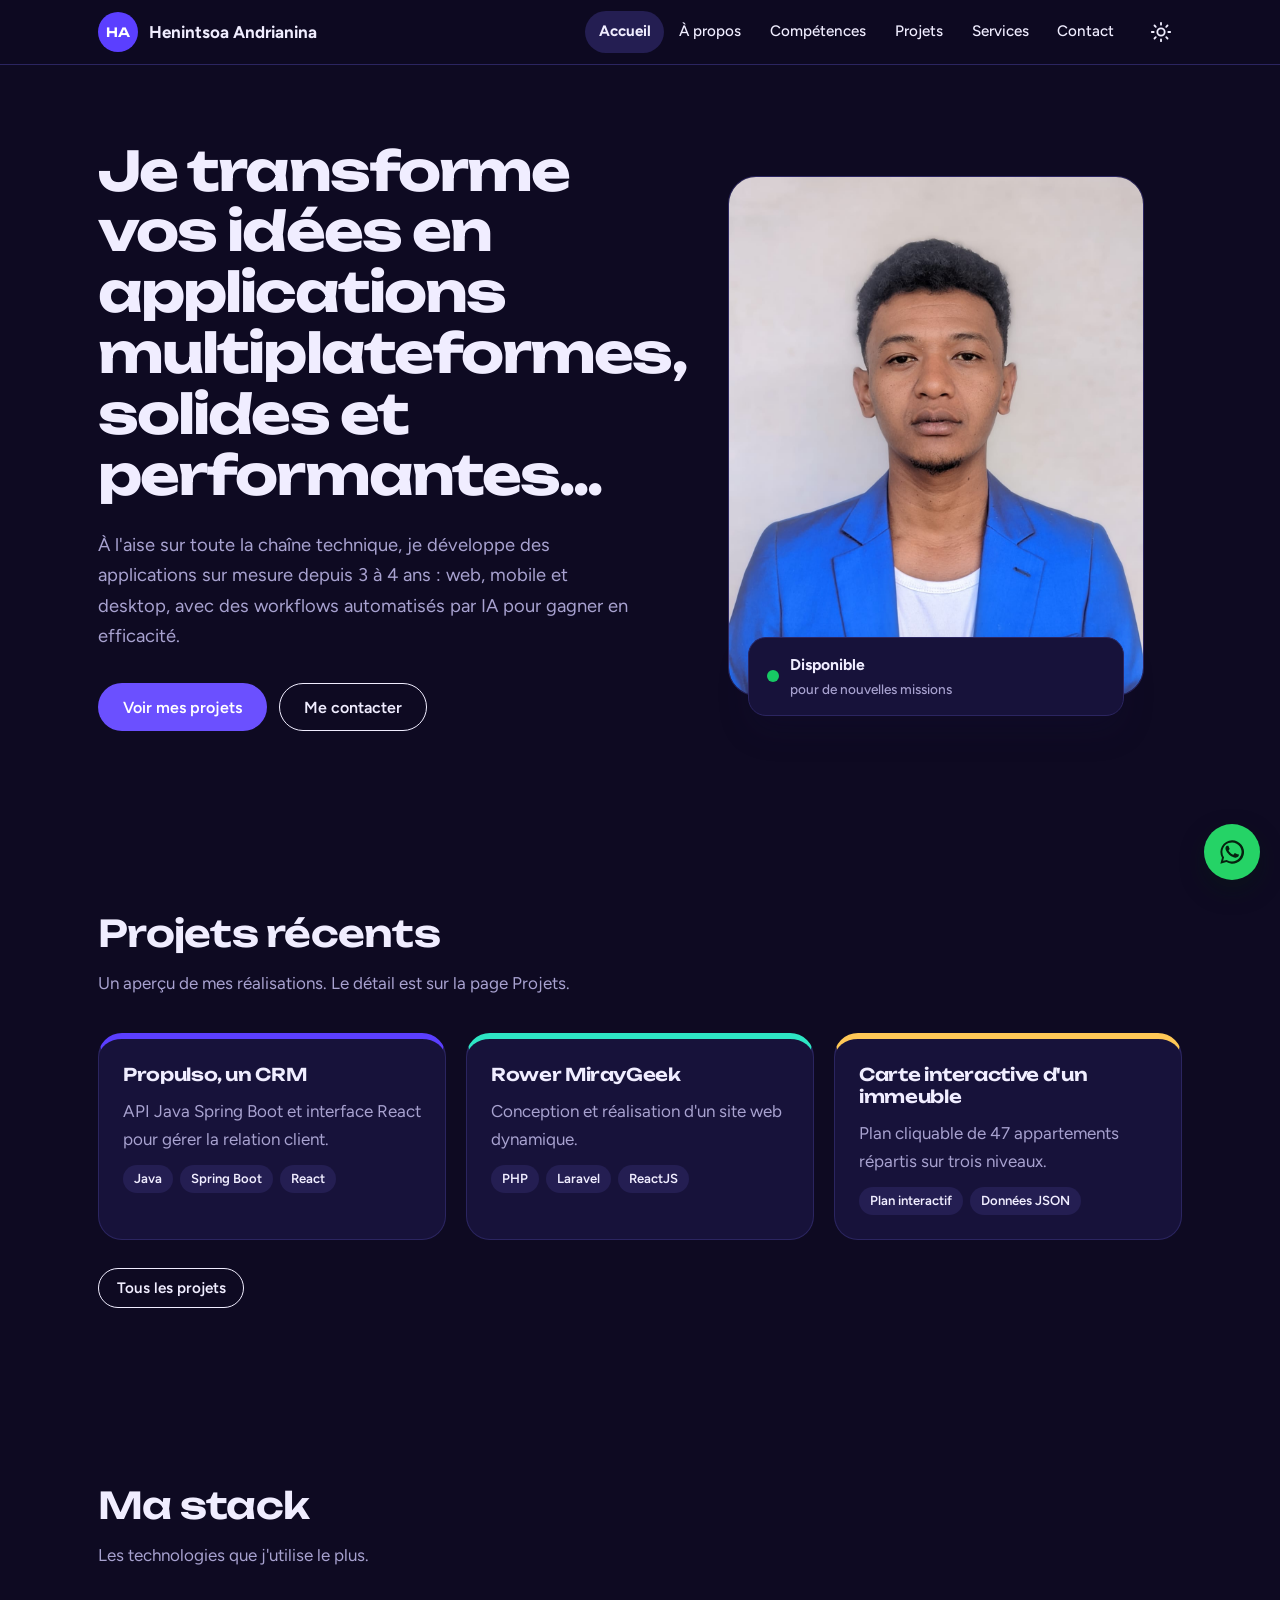
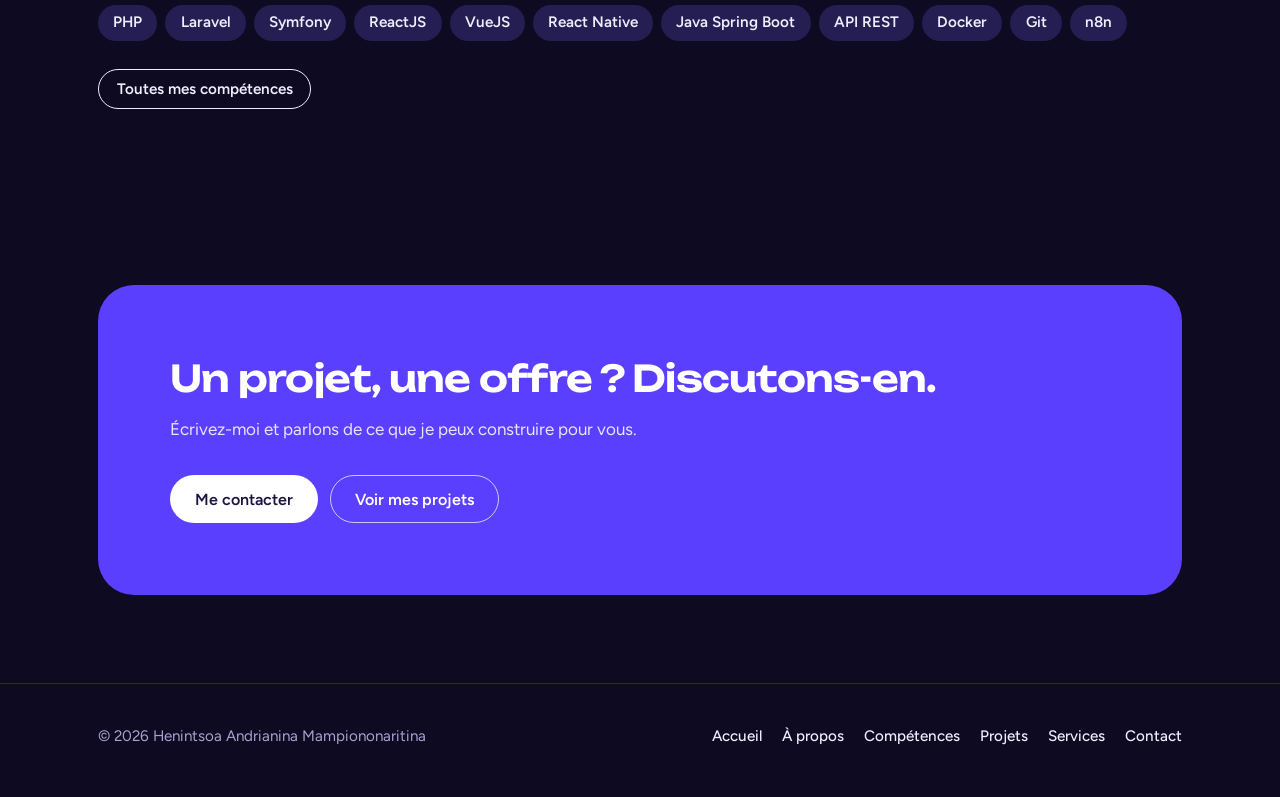
<file: index.html>
<!doctype html>
<html lang="fr">
<head>
<meta charset="utf-8">
<meta name="viewport" content="width=device-width, initial-scale=1, viewport-fit=cover">
<title>Henintsoa Andrianina Mampiononaritina, développeur full stack</title>
<meta name="description" content="Portfolio de Henintsoa Andrianina Mampiononaritina, développeur full stack à Antananarivo : projets, compétences, services et contact.">
<meta property="og:title" content="Henintsoa Andrianina Mampiononaritina, développeur full stack">
<meta property="og:description" content="Portfolio de Henintsoa Andrianina Mampiononaritina, développeur full stack à Antananarivo : projets, compétences, services et contact.">
<meta property="og:type" content="website">

<link rel="icon" href="/assets/favicon.svg" type="image/svg+xml">
<link rel="preconnect" href="https://fonts.googleapis.com">
<link rel="preconnect" href="https://fonts.gstatic.com" crossorigin>
<link href="https://fonts.googleapis.com/css2?family=Unbounded:wght@500;600;700&family=Figtree:wght@400;500;600;700&display=swap" rel="stylesheet">
<link rel="stylesheet" href="/css/style.css">
<script>try{var t=localStorage.getItem('portfolio-theme');document.documentElement.setAttribute('data-theme',(t==='light'||t==='dark')?t:'dark');}catch(e){document.documentElement.setAttribute('data-theme','dark');}</script>

</head>
<body>
<header class="site-header">
  <div class="header-inner">
    <a class="brand" href="/" aria-label="Accueil"><span class="mark">HA</span><span>Henintsoa Andrianina</span></a>
    <nav class="site-nav" id="siteNav" aria-label="Navigation principale">
      <ul>
        <li><a href="/" aria-current="page">Accueil</a></li>
        <li><a href="/apropos.html" >À propos</a></li>
        <li><a href="/skills.html" >Compétences</a></li>
        <li><a href="/projects.html" >Projets</a></li>
        <li><a href="/services.html" >Services</a></li>
        <li><a href="/contact.html" >Contact</a></li>
      </ul>
    </nav>
    <div class="header-tools">
      <!-- <a class="btn btn-sm whatsapp-btn" href="https://wa.me/261343846949" target="_blank" rel="noopener">
        <svg viewBox="0 0 24 24" aria-hidden="true"><path d="M12 2a10 10 0 0 0-8.6 15L2 22l5.2-1.4A10 10 0 1 0 12 2zm0 18.2a8.1 8.1 0 0 1-4.2-1.2l-.3-.2-3.1.8.8-3-.2-.3A8.2 8.2 0 1 1 12 20.2z"/><path d="M16.6 13.9c-.3-.1-1.6-.8-1.8-.9-.2-.1-.4-.1-.6.1-.2.2-.6.9-.8 1-.1.2-.3.2-.5.1-.3-.1-1.2-.4-2.2-1.4-.8-.7-1.4-1.6-1.5-1.9-.2-.3 0-.4.1-.6l.4-.5c.1-.1.2-.3.2-.4.1-.1 0-.3 0-.4-.1-.1-.6-1.4-.8-2-.2-.5-.4-.4-.6-.4h-.5c-.2 0-.5.1-.7.3-.2.3-.9.9-.9 2.2s1 2.5 1.1 2.7c.1.2 2 3.1 4.9 4.3.7.3 1.2.5 1.6.6.7.2 1.3.2 1.8.1.5-.1 1.6-.7 1.9-1.3.2-.6.2-1.1.2-1.3-.1-.1-.3-.2-.6-.3z"/></svg>
        <span>WhatsApp</span>
      </a> -->
      <button class="icon-btn theme-btn" type="button" id="themeBtn" aria-pressed="false" aria-label="Passer en mode sombre">
        <svg class="i-moon" viewBox="0 0 24 24" aria-hidden="true"><path d="M21 12.8A9 9 0 1 1 11.2 3a7 7 0 0 0 9.8 9.8z"/></svg>
        <svg class="i-sun" viewBox="0 0 24 24" aria-hidden="true"><circle cx="12" cy="12" r="4"/><path d="M12 2v2M12 20v2M4.9 4.9l1.4 1.4M17.7 17.7l1.4 1.4M2 12h2M20 12h2M4.9 19.1l1.4-1.4M17.7 6.3l1.4-1.4"/></svg>
      </button>
      <button class="icon-btn menu-btn" type="button" id="menuBtn" aria-expanded="false" aria-controls="siteNav" aria-label="Ouvrir le menu">
        <svg viewBox="0 0 24 24" aria-hidden="true"><path d="M4 7h16M4 12h16M4 17h16"/></svg>
      </button>
    </div>
  </div>
</header>

<main>
<section class="hero" aria-labelledby="titre">
    <div class="wrap">
      <div class="hero-grid">
        <div>
          <!-- <p class="kicker">Développeur Web Full Stack</p> -->
          <h1 id="titre">Je transforme vos idées en applications multiplateformes, solides et performantes...</h1>
          <p class="lead">À l'aise sur toute la chaîne technique, je développe des applications sur mesure depuis 3 à 4 ans : web, mobile et desktop, avec des workflows automatisés par IA pour gagner en efficacité.</p>
          <div class="cta">
            <a class="btn btn-primary" href="/projects.html">Voir mes projets</a>
            <a class="btn btn-ghost" href="/contact.html">Me contacter</a>
          </div>
        </div>

        <div class="hero-photo">
          <!-- Photo basse résolution (94×94 px, issue du Word) : à remplacer par le fichier original dès qu'il est disponible -->
          <img src="/assets/1.jpeg" alt="Portrait de Henintsoa Andrianina" width="420" height="520">
          <p class="badge">
            <span class="badge-dot" aria-hidden="true"></span>
            <span>Disponible<br><small>pour de nouvelles missions</small></span>
          </p>
        </div>
      </div>
    </div>
  </section>

  <section aria-labelledby="h-recents">
    <div class="wrap">
      <div class="section-head">
        <h2 id="h-recents">Projets récents</h2>
        <p class="section-intro">Un aperçu de mes réalisations. Le détail est sur la page Projets.</p>
      </div>
      <div class="mini-grid">
        <article class="mini" style="--c: var(--violet)">
          <h3>Propulso, un CRM</h3>
          <p>API Java Spring Boot et interface React pour gérer la relation client.</p>
          <ul class="tags"><li>Java</li><li>Spring Boot</li><li>React</li></ul>
        </article>
        <article class="mini" style="--c: var(--mint)">
          <h3>Rower MirayGeek</h3> 
          <p>Conception et réalisation d'un site web dynamique.</p>
          <ul class="tags"><li>PHP</li> <li>Laravel</li> <li>ReactJS</li></ul>
        </article>
        <article class="mini" style="--c: var(--sun)">
          <h3>Carte interactive d'un immeuble</h3>
          <p>Plan cliquable de 47 appartements répartis sur trois niveaux.</p>
          <ul class="tags"><li>Plan interactif</li><li>Données JSON</li></ul>
        </article>
      </div>
      <p class="more"><a class="btn btn-ghost btn-sm" href="/projects.html">Tous les projets</a></p>
    </div>
  </section>

  <section aria-labelledby="h-stack">
    <div class="wrap">
      <div class="section-head">
        <h2 id="h-stack">Ma stack</h2>
        <p class="section-intro">Les technologies que j'utilise le plus.</p>
      </div>
      <ul class="chips">
        <li>PHP</li><li>Laravel</li><li>Symfony</li><li>ReactJS</li><li>VueJS</li><li>React Native</li><li>Java Spring Boot</li><li>API REST</li><li>Docker</li><li>Git</li><li>n8n</li>
      </ul>
      <p class="more"><a class="btn btn-ghost btn-sm" href="/skills.html">Toutes mes compétences</a></p>
    </div>
  </section>

  <section aria-labelledby="h-cta">
    <div class="wrap">
      <div class="contact-panel">
        <h2 id="h-cta">Un projet, une offre ? Discutons-en.</h2>
        <p>Écrivez-moi et parlons de ce que je peux construire pour vous.</p>
        <div class="cta">
          <a class="btn btn-light" href="/contact.html">Me contacter</a>
          <a class="btn btn-outline-light" href="/projects.html">Voir mes projets</a>
        </div>
      </div>
    </div>
  </section>
</main>
<footer class="site-footer">
  <div class="wrap footer-grid">
    <p>© <span id="year">2026</span> Henintsoa Andrianina Mampiononaritina</p>
    <nav class="footer-links" aria-label="Pied de page">
      <a href="/">Accueil</a><a href="/apropos.html">À propos</a><a href="/skills.html">Compétences</a><a href="/projects.html">Projets</a><a href="/services.html">Services</a><a href="/contact.html">Contact</a>
    </nav>
  </div>
</footer>

<a class="whatsapp-fab" href="https://wa.me/261343846949" target="_blank" rel="noopener" aria-label="Discuter sur WhatsApp">
  <svg viewBox="0 0 24 24" aria-hidden="true"><path d="M12 2a10 10 0 0 0-8.6 15L2 22l5.2-1.4A10 10 0 1 0 12 2zm0 18.2a8.1 8.1 0 0 1-4.2-1.2l-.3-.2-3.1.8.8-3-.2-.3A8.2 8.2 0 1 1 12 20.2z"/><path d="M16.6 13.9c-.3-.1-1.6-.8-1.8-.9-.2-.1-.4-.1-.6.1-.2.2-.6.9-.8 1-.1.2-.3.2-.5.1-.3-.1-1.2-.4-2.2-1.4-.8-.7-1.4-1.6-1.5-1.9-.2-.3 0-.4.1-.6l.4-.5c.1-.1.2-.3.2-.4.1-.1 0-.3 0-.4-.1-.1-.6-1.4-.8-2-.2-.5-.4-.4-.6-.4h-.5c-.2 0-.5.1-.7.3-.2.3-.9.9-.9 2.2s1 2.5 1.1 2.7c.1.2 2 3.1 4.9 4.3.7.3 1.2.5 1.6.6.7.2 1.3.2 1.8.1.5-.1 1.6-.7 1.9-1.3.2-.6.2-1.1.2-1.3-.1-.1-.3-.2-.6-.3z"/></svg>
</a>

<script src="/js/main.js"></script>

</body>
</html>
</file>
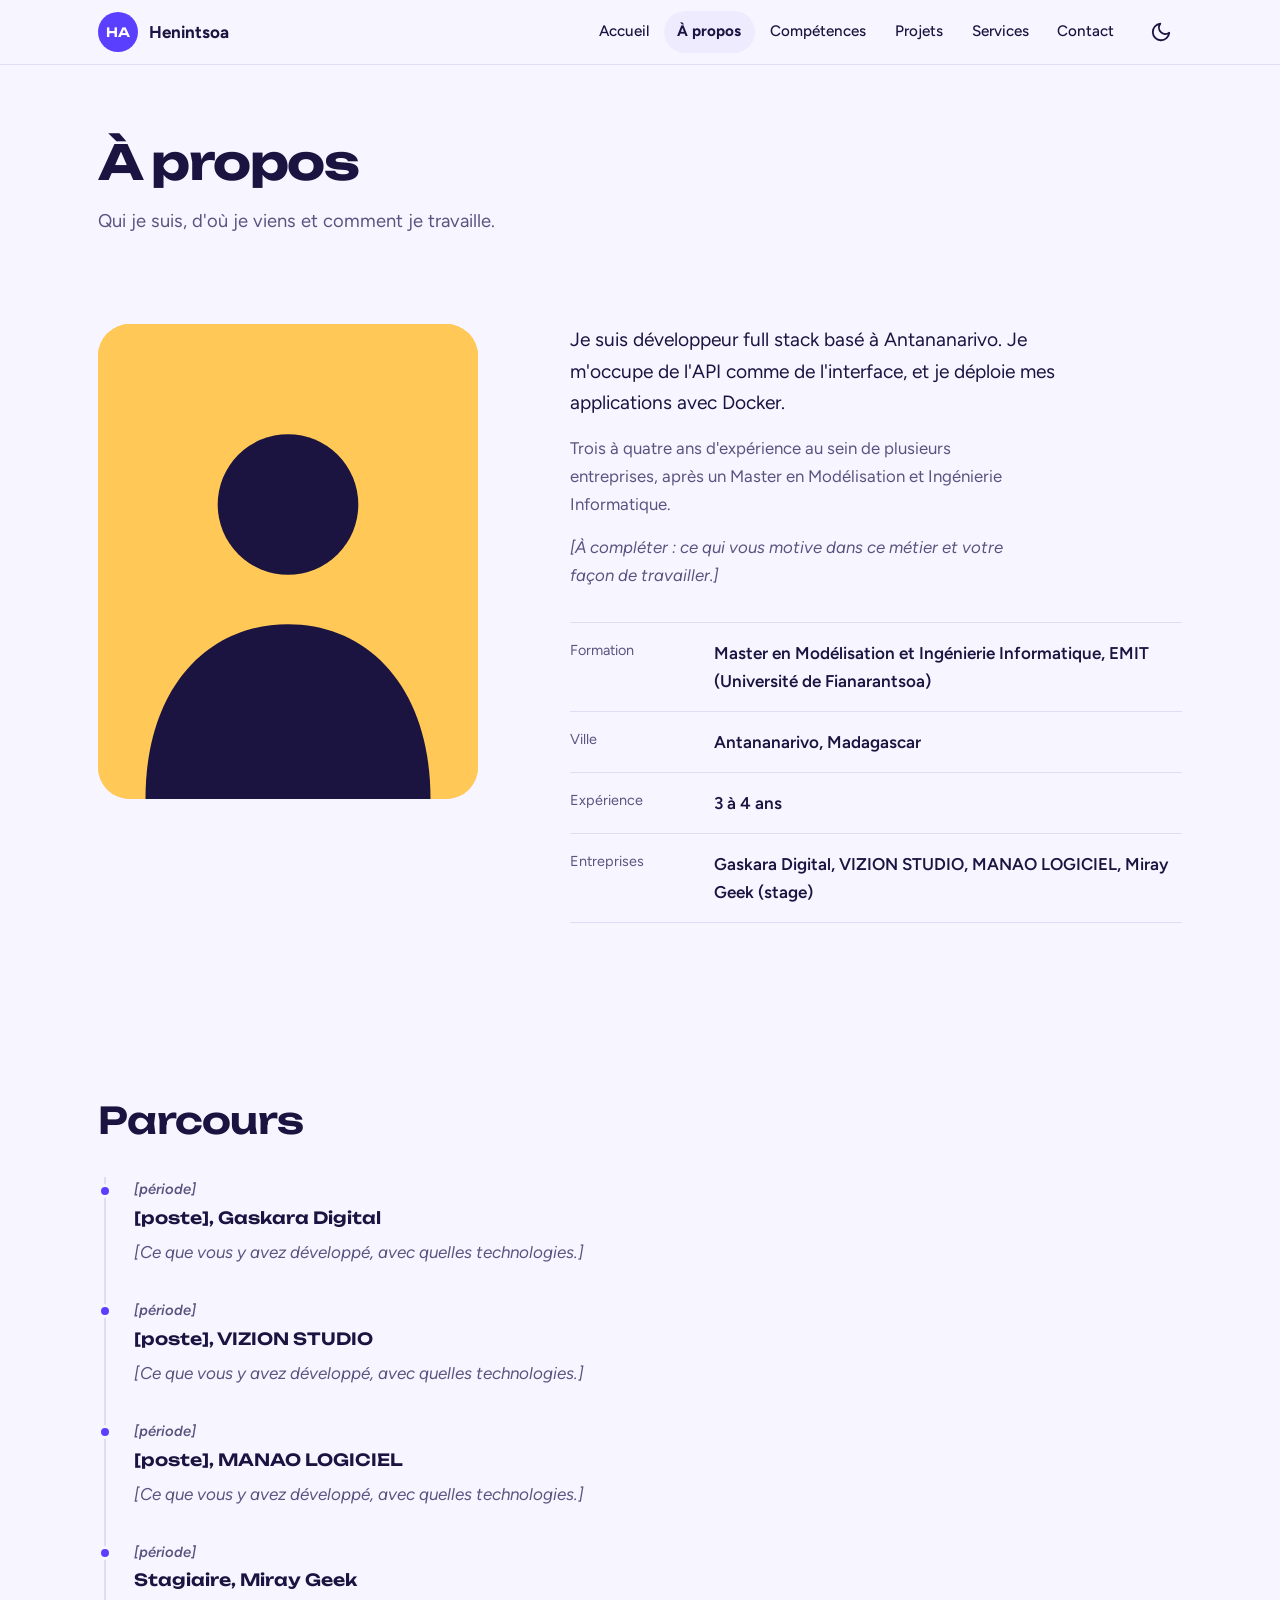
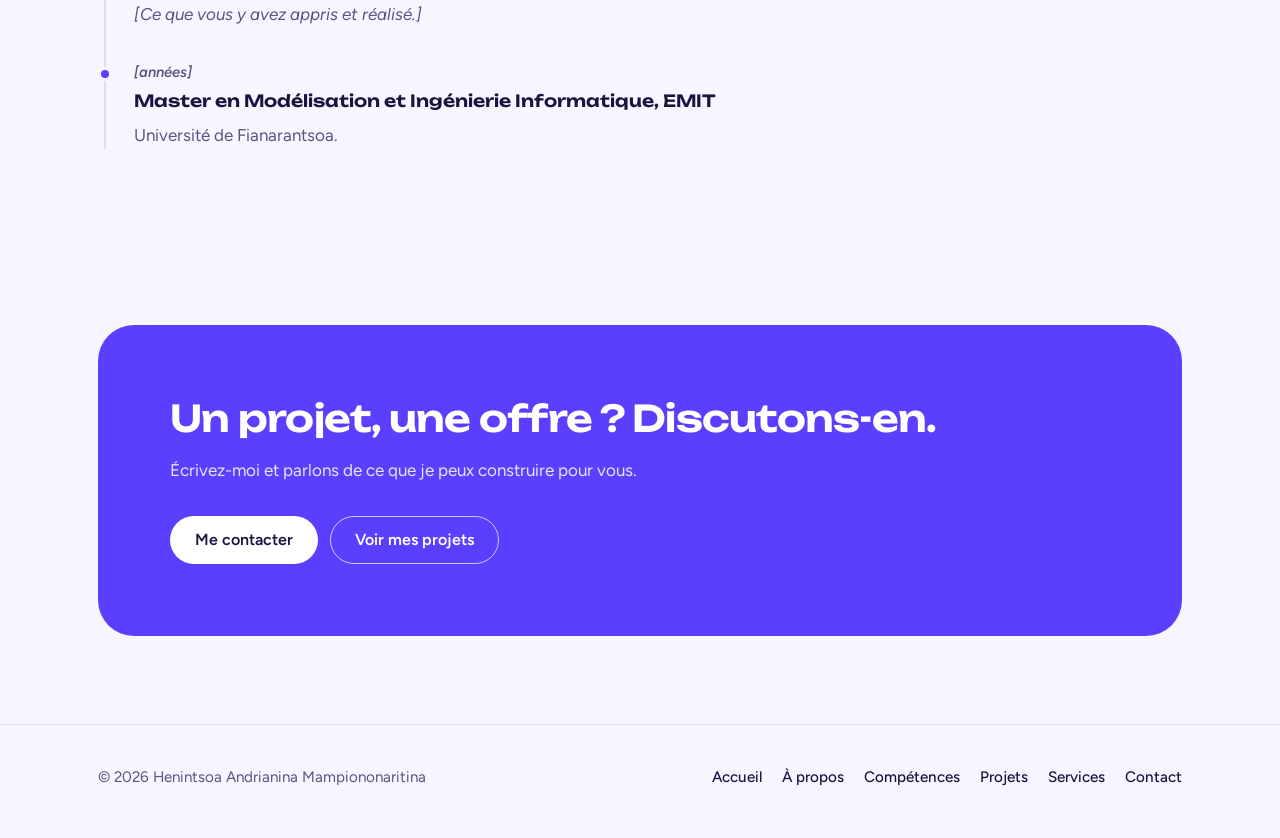
<file: about.html>
<!DOCTYPE html>
<html lang="fr">
<head>
<meta charset="utf-8">
<meta name="viewport" content="width=device-width, initial-scale=1, viewport-fit=cover">
<title>À propos — Henintsoa Andrianina Mampiononaritina</title>
<meta name="description" content="À propos de Henintsoa Andrianina Mampiononaritina : développeur full stack basé à Antananarivo, Master en Modélisation et Ingénierie Informatique (EMIT).">
<meta property="og:title" content="À propos — Henintsoa Andrianina Mampiononaritina">
<meta property="og:description" content="À propos de Henintsoa Andrianina Mampiononaritina : développeur full stack basé à Antananarivo, Master en Modélisation et Ingénierie Informatique (EMIT).">
<meta property="og:type" content="website">
<link rel="icon" href="assets/favicon.svg" type="image/svg+xml">
<link rel="preconnect" href="https://fonts.googleapis.com">
<link rel="preconnect" href="https://fonts.gstatic.com" crossorigin>
<link href="https://fonts.googleapis.com/css2?family=Unbounded:wght@500;600;700&family=Figtree:wght@400;500;600;700&display=swap" rel="stylesheet">
<link rel="stylesheet" href="css/style.css">
<script>try{var t=localStorage.getItem('portfolio-theme');if(t==='light'||t==='dark'){document.documentElement.setAttribute('data-theme',t);}}catch(e){}</script>
</head>
<body>

<header class="site-header">
  <div class="header-inner">
    <a class="brand" href="index.html" aria-label="Accueil"><span class="mark">HA</span><span>Henintsoa</span></a>
    <nav class="site-nav" id="siteNav" aria-label="Navigation principale">
      <ul>
        <li><a href="index.html">Accueil</a></li>
        <li><a href="about.html" aria-current="page">À propos</a></li>
        <li><a href="skills.html">Compétences</a></li>
        <li><a href="projects.html">Projets</a></li>
        <li><a href="services.html">Services</a></li>
        <li><a href="contact.html">Contact</a></li>
      </ul>
    </nav>
    <div class="header-tools">
      <button class="icon-btn theme-btn" type="button" id="themeBtn" aria-pressed="false" aria-label="Passer en mode sombre">
        <svg class="i-moon" viewBox="0 0 24 24" aria-hidden="true"><path d="M21 12.8A9 9 0 1 1 11.2 3a7 7 0 0 0 9.8 9.8z"/></svg>
        <svg class="i-sun" viewBox="0 0 24 24" aria-hidden="true"><circle cx="12" cy="12" r="4"/><path d="M12 2v2M12 20v2M4.9 4.9l1.4 1.4M17.7 17.7l1.4 1.4M2 12h2M20 12h2M4.9 19.1l1.4-1.4M17.7 6.3l1.4-1.4"/></svg>
      </button>
      <button class="icon-btn menu-btn" type="button" id="menuBtn" aria-expanded="false" aria-controls="siteNav" aria-label="Ouvrir le menu">
        <svg viewBox="0 0 24 24" aria-hidden="true"><path d="M4 7h16M4 12h16M4 17h16"/></svg>
      </button>
    </div>
  </div>
</header>

<main>

  <section class="page-hero" aria-labelledby="titre">
    <div class="wrap">
      <h1 id="titre">À propos</h1>
      <p>Qui je suis, d'où je viens et comment je travaille.</p>
    </div>
  </section>

  <section aria-label="Présentation">
    <div class="wrap about-grid">
      <!-- À COMPLÉTER : remplacez assets/profil.svg par votre photo (par exemple assets/profil.jpg) et adaptez l'attribut src -->
      <div class="portrait"><img src="assets/profil.svg" alt="Portrait de Henintsoa Andrianina" width="380" height="475"></div>

      <div class="about-text">
        <p>Je suis développeur full stack basé à Antananarivo. Je m'occupe de l'API comme de l'interface, et je déploie mes applications avec Docker.</p>
        <p>Trois à quatre ans d'expérience au sein de plusieurs entreprises, après un Master en Modélisation et Ingénierie Informatique.</p>
        <!-- À COMPLÉTER : une ou deux phrases sur ce qui vous motive et sur votre façon de travailler -->
        <p class="todo">[À compléter : ce qui vous motive dans ce métier et votre façon de travailler.]</p>

        <dl class="facts">
          <div><dt>Formation</dt><dd>Master en Modélisation et Ingénierie Informatique, EMIT (Université de Fianarantsoa)</dd></div>
          <div><dt>Ville</dt><dd>Antananarivo, Madagascar</dd></div>
          <div><dt>Expérience</dt><dd>3 à 4 ans</dd></div>
          <div><dt>Entreprises</dt><dd>Gaskara Digital, VIZION STUDIO, MANAO LOGICIEL, Miray Geek (stage)</dd></div>
        </dl>
      </div>
    </div>
  </section>

  <section aria-labelledby="h-parcours">
    <div class="wrap">
      <div class="section-head"><h2 id="h-parcours">Parcours</h2></div>
      <!-- À COMPLÉTER : remplacez les crochets par vos vraies dates, postes et missions (du plus récent au plus ancien). -->
      <ol class="timeline">
        <li>
          <p class="when todo">[période]</p>
          <p class="what">[poste], Gaskara Digital</p>
          <p class="desc todo">[Ce que vous y avez développé, avec quelles technologies.]</p>
        </li>
        <li>
          <p class="when todo">[période]</p>
          <p class="what">[poste], VIZION STUDIO</p>
          <p class="desc todo">[Ce que vous y avez développé, avec quelles technologies.]</p>
        </li>
        <li>
          <p class="when todo">[période]</p>
          <p class="what">[poste], MANAO LOGICIEL</p>
          <p class="desc todo">[Ce que vous y avez développé, avec quelles technologies.]</p>
        </li>
        <li>
          <p class="when todo">[période]</p>
          <p class="what">Stagiaire, Miray Geek</p>
          <p class="desc todo">[Ce que vous y avez appris et réalisé.]</p>
        </li>
        <li>
          <p class="when todo">[années]</p>
          <p class="what">Master en Modélisation et Ingénierie Informatique, EMIT</p>
          <p class="desc">Université de Fianarantsoa.</p>
        </li>
      </ol>
    </div>
  </section>

  <section aria-labelledby="h-cta">
    <div class="wrap">
      <div class="contact-panel">
        <h2 id="h-cta">Un projet, une offre ? Discutons-en.</h2>
        <p>Écrivez-moi et parlons de ce que je peux construire pour vous.</p>
        <div class="cta">
          <a class="btn btn-light" href="contact.html">Me contacter</a>
          <a class="btn btn-outline-light" href="projects.html">Voir mes projets</a>
        </div>
      </div>
    </div>
  </section>

</main>

<footer class="site-footer">
  <div class="wrap footer-grid">
    <p>© 2026 Henintsoa Andrianina Mampiononaritina</p>
    <nav class="footer-links" aria-label="Pied de page"><a href="index.html">Accueil</a><a href="about.html">À propos</a><a href="skills.html">Compétences</a><a href="projects.html">Projets</a><a href="services.html">Services</a><a href="contact.html">Contact</a></nav>
  </div>
</footer>

<script src="js/main.js"></script>
</body>
</html>
</file>
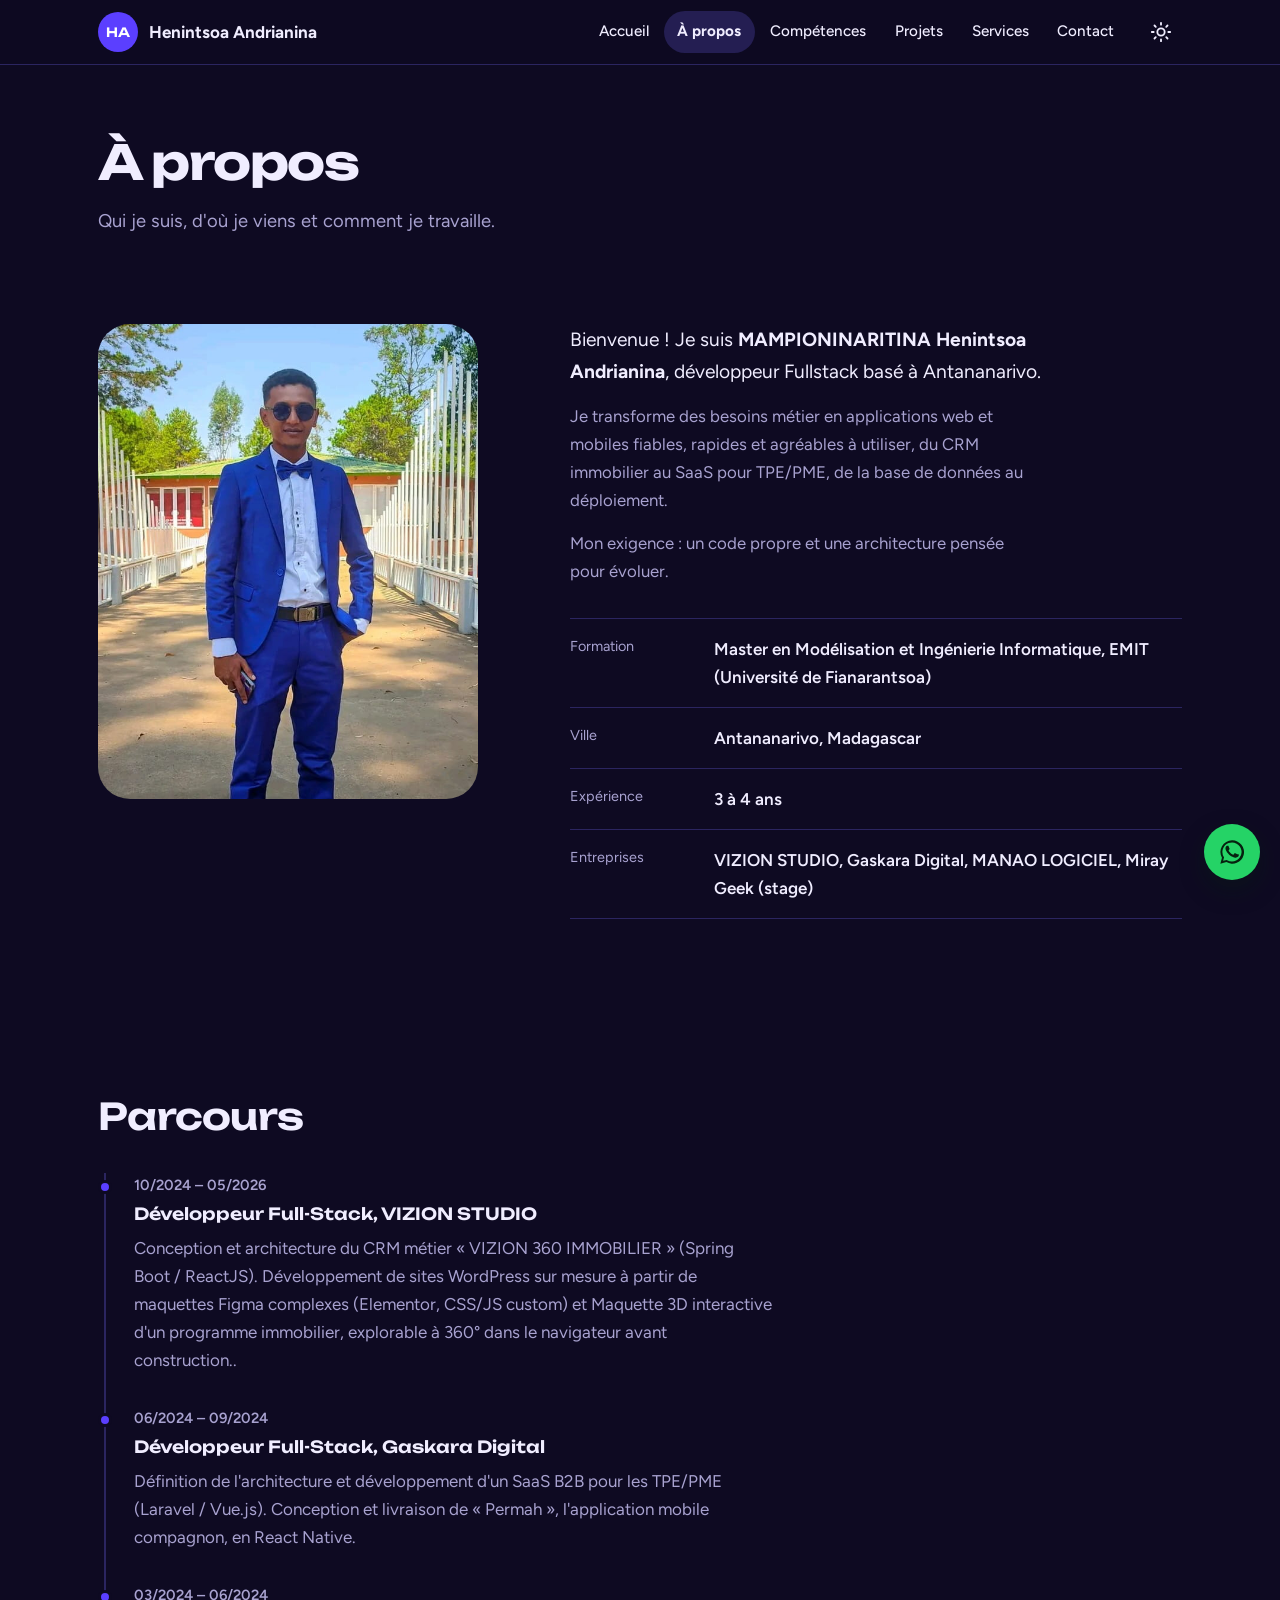
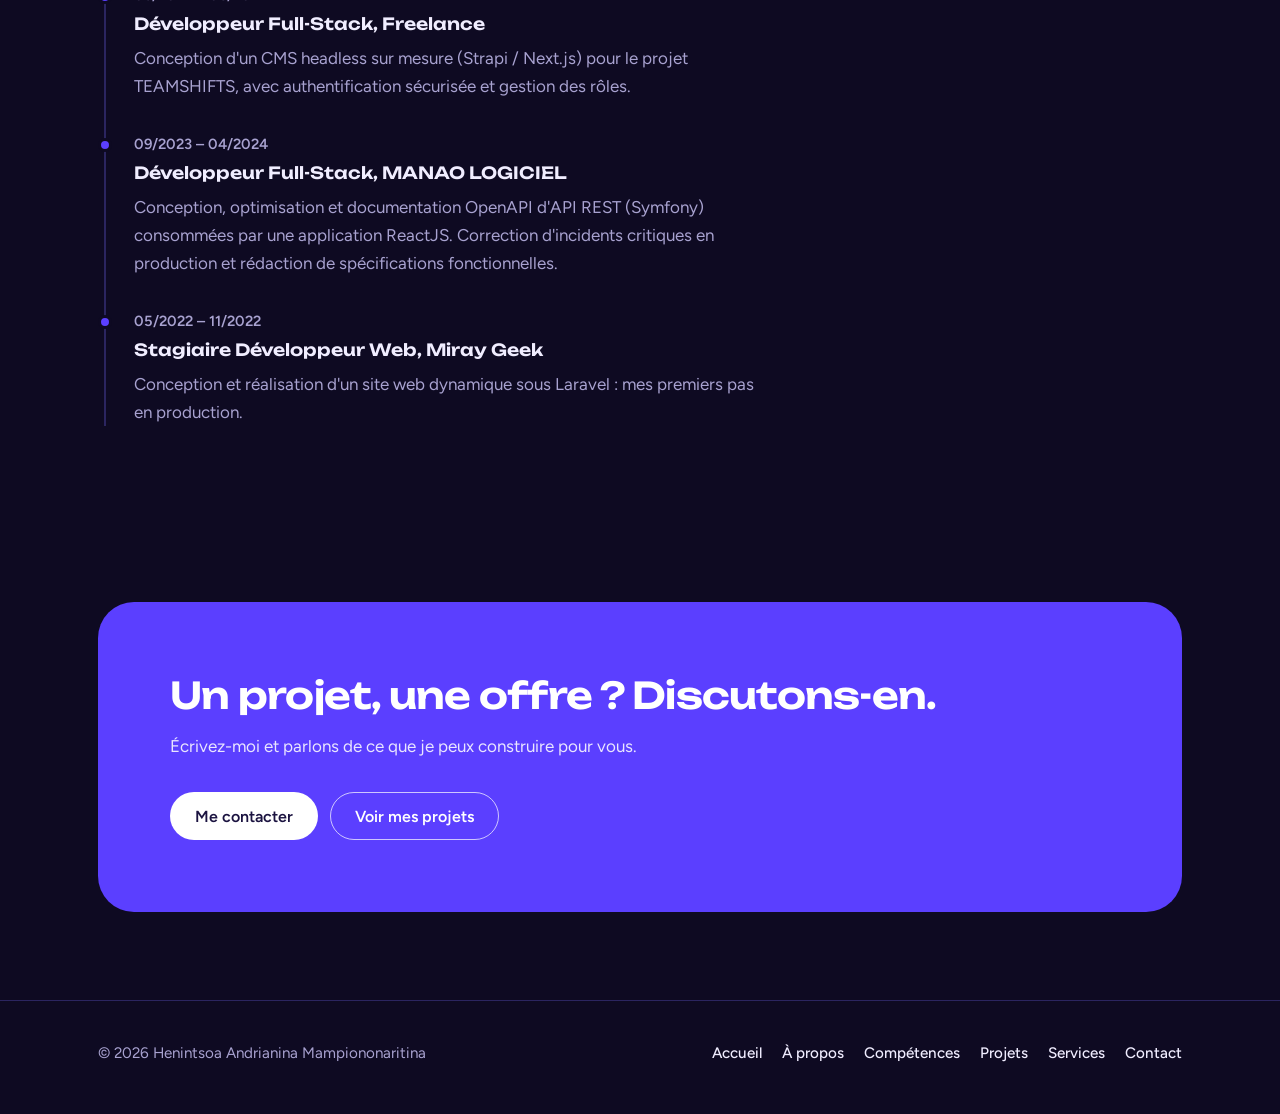
<file: apropos.html>
<!doctype html>
<html lang="fr">
<head>
<meta charset="utf-8">
<meta name="viewport" content="width=device-width, initial-scale=1, viewport-fit=cover">
<title>À propos — Henintsoa Andrianina Mampiononaritina</title>
<meta name="description" content="À propos de Henintsoa Andrianina Mampiononaritina : développeur full stack basé à Antananarivo, Master en Modélisation et Ingénierie Informatique (EMIT).">
<meta property="og:title" content="À propos — Henintsoa Andrianina Mampiononaritina">
<meta property="og:description" content="À propos de Henintsoa Andrianina Mampiononaritina : développeur full stack basé à Antananarivo, Master en Modélisation et Ingénierie Informatique (EMIT).">
<meta property="og:type" content="website">

<link rel="icon" href="/assets/favicon.svg" type="image/svg+xml">
<link rel="preconnect" href="https://fonts.googleapis.com">
<link rel="preconnect" href="https://fonts.gstatic.com" crossorigin>
<link href="https://fonts.googleapis.com/css2?family=Unbounded:wght@500;600;700&family=Figtree:wght@400;500;600;700&display=swap" rel="stylesheet">
<link rel="stylesheet" href="/css/style.css">
<script>try{var t=localStorage.getItem('portfolio-theme');document.documentElement.setAttribute('data-theme',(t==='light'||t==='dark')?t:'dark');}catch(e){document.documentElement.setAttribute('data-theme','dark');}</script>

</head>
<body>
<header class="site-header">
  <div class="header-inner">
    <a class="brand" href="/" aria-label="Accueil"><span class="mark">HA</span><span>Henintsoa Andrianina</span></a>
    <nav class="site-nav" id="siteNav" aria-label="Navigation principale">
      <ul>
        <li><a href="/" >Accueil</a></li>
        <li><a href="/apropos.html" aria-current="page">À propos</a></li>
        <li><a href="/skills.html" >Compétences</a></li>
        <li><a href="/projects.html" >Projets</a></li>
        <li><a href="/services.html" >Services</a></li>
        <li><a href="/contact.html" >Contact</a></li>
      </ul>
    </nav>
    <div class="header-tools">
      <!-- <a class="btn btn-sm whatsapp-btn" href="https://wa.me/261343846949" target="_blank" rel="noopener">
        <svg viewBox="0 0 24 24" aria-hidden="true"><path d="M12 2a10 10 0 0 0-8.6 15L2 22l5.2-1.4A10 10 0 1 0 12 2zm0 18.2a8.1 8.1 0 0 1-4.2-1.2l-.3-.2-3.1.8.8-3-.2-.3A8.2 8.2 0 1 1 12 20.2z"/><path d="M16.6 13.9c-.3-.1-1.6-.8-1.8-.9-.2-.1-.4-.1-.6.1-.2.2-.6.9-.8 1-.1.2-.3.2-.5.1-.3-.1-1.2-.4-2.2-1.4-.8-.7-1.4-1.6-1.5-1.9-.2-.3 0-.4.1-.6l.4-.5c.1-.1.2-.3.2-.4.1-.1 0-.3 0-.4-.1-.1-.6-1.4-.8-2-.2-.5-.4-.4-.6-.4h-.5c-.2 0-.5.1-.7.3-.2.3-.9.9-.9 2.2s1 2.5 1.1 2.7c.1.2 2 3.1 4.9 4.3.7.3 1.2.5 1.6.6.7.2 1.3.2 1.8.1.5-.1 1.6-.7 1.9-1.3.2-.6.2-1.1.2-1.3-.1-.1-.3-.2-.6-.3z"/></svg>
        <span>WhatsApp</span>
      </a> -->
      <button class="icon-btn theme-btn" type="button" id="themeBtn" aria-pressed="false" aria-label="Passer en mode sombre">
        <svg class="i-moon" viewBox="0 0 24 24" aria-hidden="true"><path d="M21 12.8A9 9 0 1 1 11.2 3a7 7 0 0 0 9.8 9.8z"/></svg>
        <svg class="i-sun" viewBox="0 0 24 24" aria-hidden="true"><circle cx="12" cy="12" r="4"/><path d="M12 2v2M12 20v2M4.9 4.9l1.4 1.4M17.7 17.7l1.4 1.4M2 12h2M20 12h2M4.9 19.1l1.4-1.4M17.7 6.3l1.4-1.4"/></svg>
      </button>
      <button class="icon-btn menu-btn" type="button" id="menuBtn" aria-expanded="false" aria-controls="siteNav" aria-label="Ouvrir le menu">
        <svg viewBox="0 0 24 24" aria-hidden="true"><path d="M4 7h16M4 12h16M4 17h16"/></svg>
      </button>
    </div>
  </div>
</header>

<main>
<section class="page-hero" aria-labelledby="titre">
    <div class="wrap">
      <h1 id="titre">À propos</h1>
      <p>Qui je suis, d'où je viens et comment je travaille.</p>
    </div>
  </section>

  <section aria-label="Présentation">
    <div class="wrap about-grid">
      
      <div class="portrait"><img src="/assets/photo-henintsoa.jpg" alt="Portrait de Henintsoa Andrianina" width="380" height="475"></div>

      <div class="about-text">
      <p>Bienvenue ! Je suis <strong class="accent">MAMPIONINARITINA Henintsoa Andrianina</strong>, développeur Fullstack basé à Antananarivo.</p>
<p>Je transforme des besoins métier en applications web et mobiles fiables, rapides et agréables à utiliser, du CRM immobilier au SaaS pour TPE/PME, de la base de données au déploiement.</p>
<p>Mon exigence : un code propre et une architecture pensée pour évoluer.</p>
        <dl class="facts">
          <div><dt>Formation</dt><dd>Master en Modélisation et Ingénierie Informatique, EMIT (Université de Fianarantsoa)</dd></div>
          <div><dt>Ville</dt><dd>Antananarivo, Madagascar</dd></div>
          <div><dt>Expérience</dt><dd>3 à 4 ans</dd></div>
          <div><dt>Entreprises</dt><dd> VIZION STUDIO, Gaskara Digital, MANAO LOGICIEL, Miray Geek (stage)</dd></div>
        </dl>
      </div>
    </div>
  </section>

  <section aria-labelledby="h-parcours">
    <div class="wrap">
      <div class="section-head"><h2 id="h-parcours">Parcours</h2></div>
      <ol class="timeline">
  <li>
    <p class="when">10/2024 – 05/2026</p>
    <p class="what">Développeur Full-Stack, VIZION STUDIO</p>
    <p class="desc">Conception et architecture du CRM métier « VIZION 360 IMMOBILIER » (Spring Boot / ReactJS). Développement de sites WordPress sur mesure à partir de maquettes Figma complexes (Elementor, CSS/JS custom) et Maquette 3D interactive d'un programme immobilier, explorable à 360° dans le navigateur avant construction..</p>
  </li>
  <li>
    <p class="when">06/2024 – 09/2024</p>
    <p class="what">Développeur Full-Stack, Gaskara Digital</p>
    <p class="desc">Définition de l'architecture et développement d'un SaaS B2B pour les TPE/PME (Laravel / Vue.js). Conception et livraison de « Permah », l'application mobile compagnon, en React Native.</p>
  </li>
  <li>
    <p class="when">03/2024 – 06/2024</p>
    <p class="what">Développeur Full-Stack, Freelance</p>
    <p class="desc">Conception d'un CMS headless sur mesure (Strapi / Next.js) pour le projet TEAMSHIFTS, avec authentification sécurisée et gestion des rôles.</p>
  </li>
  <li>
    <p class="when">09/2023 – 04/2024</p>
    <p class="what">Développeur Full-Stack, MANAO LOGICIEL</p>
    <p class="desc">Conception, optimisation et documentation OpenAPI d'API REST (Symfony) consommées par une application ReactJS. Correction d'incidents critiques en production et rédaction de spécifications fonctionnelles.</p>
  </li>
  <li>
    <p class="when">05/2022 – 11/2022</p>
    <p class="what">Stagiaire Développeur Web, Miray Geek</p>
    <p class="desc">Conception et réalisation d'un site web dynamique sous Laravel : mes premiers pas en production.</p>
  </li>

</ol>
    </div>
  </section>

  <section aria-labelledby="h-cta">
    <div class="wrap">
      <div class="contact-panel">
        <h2 id="h-cta">Un projet, une offre ? Discutons-en.</h2>
        <p>Écrivez-moi et parlons de ce que je peux construire pour vous.</p>
        <div class="cta">
          <a class="btn btn-light" href="/contact.html">Me contacter</a>
          <a class="btn btn-outline-light" href="/projects.html">Voir mes projets</a>
        </div>
      </div>
    </div>
  </section>
</main>
<footer class="site-footer">
  <div class="wrap footer-grid">
    <p>© <span id="year">2026</span> Henintsoa Andrianina Mampiononaritina</p>
    <nav class="footer-links" aria-label="Pied de page">
      <a href="/">Accueil</a><a href="/apropos.html">À propos</a><a href="/skills.html">Compétences</a><a href="/projects.html">Projets</a><a href="/services.html">Services</a><a href="/contact.html">Contact</a>
    </nav>
  </div>
</footer>

<a class="whatsapp-fab" href="https://wa.me/261343846949" target="_blank" rel="noopener" aria-label="Discuter sur WhatsApp">
  <svg viewBox="0 0 24 24" aria-hidden="true"><path d="M12 2a10 10 0 0 0-8.6 15L2 22l5.2-1.4A10 10 0 1 0 12 2zm0 18.2a8.1 8.1 0 0 1-4.2-1.2l-.3-.2-3.1.8.8-3-.2-.3A8.2 8.2 0 1 1 12 20.2z"/><path d="M16.6 13.9c-.3-.1-1.6-.8-1.8-.9-.2-.1-.4-.1-.6.1-.2.2-.6.9-.8 1-.1.2-.3.2-.5.1-.3-.1-1.2-.4-2.2-1.4-.8-.7-1.4-1.6-1.5-1.9-.2-.3 0-.4.1-.6l.4-.5c.1-.1.2-.3.2-.4.1-.1 0-.3 0-.4-.1-.1-.6-1.4-.8-2-.2-.5-.4-.4-.6-.4h-.5c-.2 0-.5.1-.7.3-.2.3-.9.9-.9 2.2s1 2.5 1.1 2.7c.1.2 2 3.1 4.9 4.3.7.3 1.2.5 1.6.6.7.2 1.3.2 1.8.1.5-.1 1.6-.7 1.9-1.3.2-.6.2-1.1.2-1.3-.1-.1-.3-.2-.6-.3z"/></svg>
</a>

<script src="/js/main.js"></script>

</body>
</html>
</file>
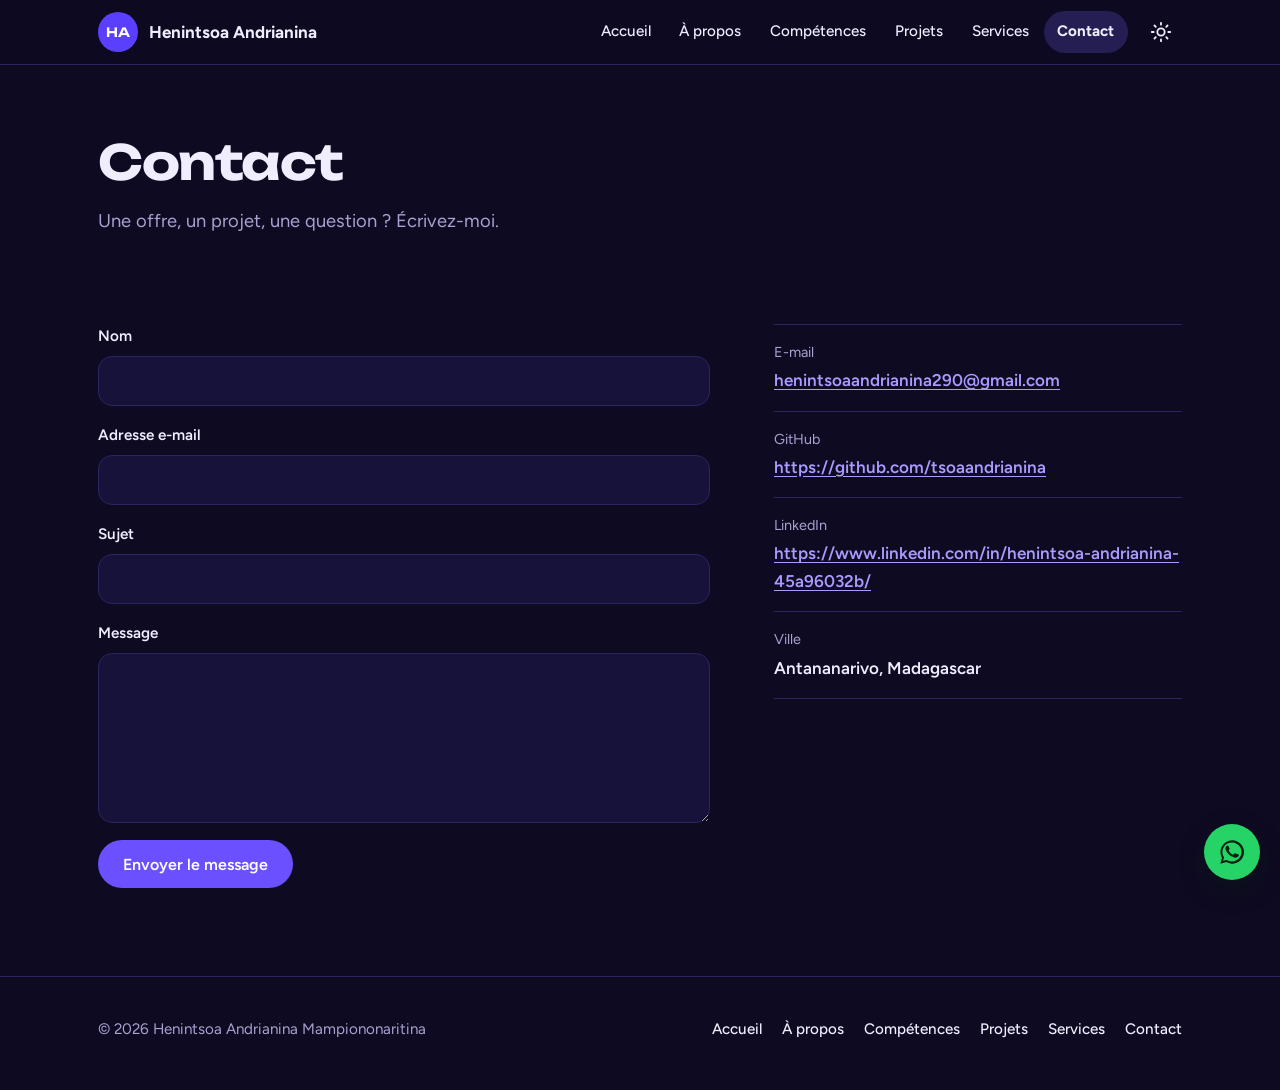
<file: contact.html>
<!doctype html>
<html lang="fr">
<head>
<meta charset="utf-8">
<meta name="viewport" content="width=device-width, initial-scale=1, viewport-fit=cover">
<title>Contact — Henintsoa Andrianina Mampiononaritina</title>
<meta name="description" content="Contactez Henintsoa Andrianina Mampiononaritina, développeur full stack à Antananarivo, pour un projet ou une offre.">
<meta property="og:title" content="Contact — Henintsoa Andrianina Mampiononaritina">
<meta property="og:description" content="Contactez Henintsoa Andrianina Mampiononaritina, développeur full stack à Antananarivo, pour un projet ou une offre.">
<meta property="og:type" content="website">

<link rel="icon" href="/assets/favicon.svg" type="image/svg+xml">
<link rel="preconnect" href="https://fonts.googleapis.com">
<link rel="preconnect" href="https://fonts.gstatic.com" crossorigin>
<link href="https://fonts.googleapis.com/css2?family=Unbounded:wght@500;600;700&family=Figtree:wght@400;500;600;700&display=swap" rel="stylesheet">
<link rel="stylesheet" href="/css/style.css">
<script>try{var t=localStorage.getItem('portfolio-theme');document.documentElement.setAttribute('data-theme',(t==='light'||t==='dark')?t:'dark');}catch(e){document.documentElement.setAttribute('data-theme','dark');}</script>

</head>
<body>
<header class="site-header">
  <div class="header-inner">
    <a class="brand" href="/" aria-label="Accueil"><span class="mark">HA</span><span>Henintsoa Andrianina</span></a>
    <nav class="site-nav" id="siteNav" aria-label="Navigation principale">
      <ul>
        <li><a href="/" >Accueil</a></li>
        <li><a href="/apropos.html" >À propos</a></li>
        <li><a href="/skills.html" >Compétences</a></li>
        <li><a href="/projects.html" >Projets</a></li>
        <li><a href="/services.html" >Services</a></li>
        <li><a href="/contact.html" aria-current="page">Contact</a></li>
      </ul>
    </nav>
    <div class="header-tools">
      <!-- <a class="btn btn-sm whatsapp-btn" href="https://wa.me/261343846949" target="_blank" rel="noopener">
        <svg viewBox="0 0 24 24" aria-hidden="true"><path d="M12 2a10 10 0 0 0-8.6 15L2 22l5.2-1.4A10 10 0 1 0 12 2zm0 18.2a8.1 8.1 0 0 1-4.2-1.2l-.3-.2-3.1.8.8-3-.2-.3A8.2 8.2 0 1 1 12 20.2z"/><path d="M16.6 13.9c-.3-.1-1.6-.8-1.8-.9-.2-.1-.4-.1-.6.1-.2.2-.6.9-.8 1-.1.2-.3.2-.5.1-.3-.1-1.2-.4-2.2-1.4-.8-.7-1.4-1.6-1.5-1.9-.2-.3 0-.4.1-.6l.4-.5c.1-.1.2-.3.2-.4.1-.1 0-.3 0-.4-.1-.1-.6-1.4-.8-2-.2-.5-.4-.4-.6-.4h-.5c-.2 0-.5.1-.7.3-.2.3-.9.9-.9 2.2s1 2.5 1.1 2.7c.1.2 2 3.1 4.9 4.3.7.3 1.2.5 1.6.6.7.2 1.3.2 1.8.1.5-.1 1.6-.7 1.9-1.3.2-.6.2-1.1.2-1.3-.1-.1-.3-.2-.6-.3z"/></svg>
        <span>WhatsApp</span>
      </a> -->
      <button class="icon-btn theme-btn" type="button" id="themeBtn" aria-pressed="false" aria-label="Passer en mode sombre">
        <svg class="i-moon" viewBox="0 0 24 24" aria-hidden="true"><path d="M21 12.8A9 9 0 1 1 11.2 3a7 7 0 0 0 9.8 9.8z"/></svg>
        <svg class="i-sun" viewBox="0 0 24 24" aria-hidden="true"><circle cx="12" cy="12" r="4"/><path d="M12 2v2M12 20v2M4.9 4.9l1.4 1.4M17.7 17.7l1.4 1.4M2 12h2M20 12h2M4.9 19.1l1.4-1.4M17.7 6.3l1.4-1.4"/></svg>
      </button>
      <button class="icon-btn menu-btn" type="button" id="menuBtn" aria-expanded="false" aria-controls="siteNav" aria-label="Ouvrir le menu">
        <svg viewBox="0 0 24 24" aria-hidden="true"><path d="M4 7h16M4 12h16M4 17h16"/></svg>
      </button>
    </div>
  </div>
</header>

<main>
<section class="page-hero" aria-labelledby="titre">
    <div class="wrap">
      <h1 id="titre">Contact</h1>
      <p>Une offre, un projet, une question ? Écrivez-moi.</p>
    </div>
  </section>

  <section aria-label="Formulaire et coordonnées">
    <div class="wrap contact-grid">

      <!-- Ce formulaire est géré par Netlify Forms : il fonctionne une fois le site déployé sur Netlify.
           Les messages arrivent dans l'onglet "Forms" de votre site Netlify. -->
      <form class="form" name="contact" method="POST" action="/merci.html" data-netlify="true" netlify-honeypot="bot-field">
        <input type="hidden" name="form-name" value="contact">
        <p hidden><label>Ne pas remplir : <input name="bot-field"></label></p>
        <label>Nom
          <input type="text" name="nom" autocomplete="name" required>
        </label>
        <label>Adresse e-mail
          <input type="email" name="email" autocomplete="email" required>
        </label>
        <label>Sujet
          <input type="text" name="sujet">
        </label>
        <label>Message
          <textarea name="message" required></textarea>
        </label>
        <button class="btn btn-primary" type="submit">Envoyer le message</button>
      </form>

      <dl class="contact-info">
        <!-- À COMPLÉTER : votre adresse e-mail, votre lien LinkedIn (et éventuellement votre numéro WhatsApp) -->
        <div><dt>E-mail</dt><dd><a href="mailto:votre.email@exemple.com">henintsoaandrianina290@gmail.com</a></dd></div>
        <div><dt>GitHub</dt><dd><a href="https://github.com/tsoaandrianina">https://github.com/tsoaandrianina</a></dd></div>
        <div><dt>LinkedIn</dt><dd><a href="#">https://www.linkedin.com/in/henintsoa-andrianina-45a96032b/</a></dd></div>
        <div><dt>Ville</dt><dd>Antananarivo, Madagascar</dd></div>
      </dl>
    </div>
  </section>
</main>
<footer class="site-footer">
  <div class="wrap footer-grid">
    <p>© <span id="year">2026</span> Henintsoa Andrianina Mampiononaritina</p>
    <nav class="footer-links" aria-label="Pied de page">
      <a href="/">Accueil</a><a href="/apropos.html">À propos</a><a href="/skills.html">Compétences</a><a href="/projects.html">Projets</a><a href="/services.html">Services</a><a href="/contact.html">Contact</a>
    </nav>
  </div>
</footer>

<a class="whatsapp-fab" href="https://wa.me/261343846949" target="_blank" rel="noopener" aria-label="Discuter sur WhatsApp">
  <svg viewBox="0 0 24 24" aria-hidden="true"><path d="M12 2a10 10 0 0 0-8.6 15L2 22l5.2-1.4A10 10 0 1 0 12 2zm0 18.2a8.1 8.1 0 0 1-4.2-1.2l-.3-.2-3.1.8.8-3-.2-.3A8.2 8.2 0 1 1 12 20.2z"/><path d="M16.6 13.9c-.3-.1-1.6-.8-1.8-.9-.2-.1-.4-.1-.6.1-.2.2-.6.9-.8 1-.1.2-.3.2-.5.1-.3-.1-1.2-.4-2.2-1.4-.8-.7-1.4-1.6-1.5-1.9-.2-.3 0-.4.1-.6l.4-.5c.1-.1.2-.3.2-.4.1-.1 0-.3 0-.4-.1-.1-.6-1.4-.8-2-.2-.5-.4-.4-.6-.4h-.5c-.2 0-.5.1-.7.3-.2.3-.9.9-.9 2.2s1 2.5 1.1 2.7c.1.2 2 3.1 4.9 4.3.7.3 1.2.5 1.6.6.7.2 1.3.2 1.8.1.5-.1 1.6-.7 1.9-1.3.2-.6.2-1.1.2-1.3-.1-.1-.3-.2-.6-.3z"/></svg>
</a>

<script src="/js/main.js"></script>

</body>
</html>
</file>
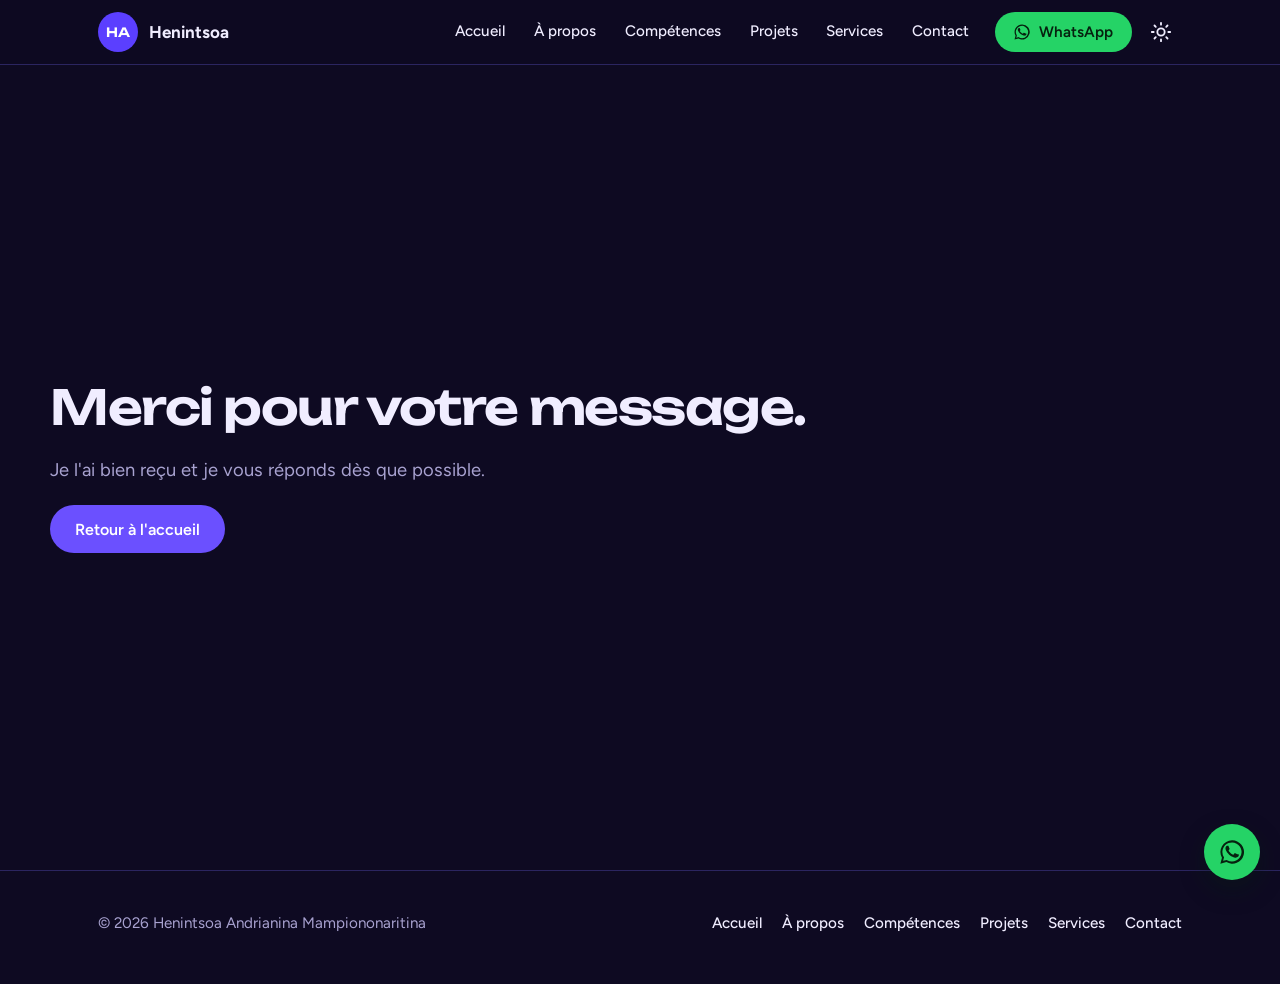
<file: merci.html>
<!doctype html>
<html lang="fr">
<head>
<meta charset="utf-8">
<meta name="viewport" content="width=device-width, initial-scale=1, viewport-fit=cover">
<title>Message envoyé — Henintsoa Andrianina Mampiononaritina</title>
<meta name="description" content="Votre message a bien été envoyé.">
<meta property="og:title" content="Message envoyé — Henintsoa Andrianina Mampiononaritina">
<meta property="og:description" content="Votre message a bien été envoyé.">
<meta property="og:type" content="website">
<meta name="robots" content="noindex">
<link rel="icon" href="/assets/favicon.svg" type="image/svg+xml">
<link rel="preconnect" href="https://fonts.googleapis.com">
<link rel="preconnect" href="https://fonts.gstatic.com" crossorigin>
<link href="https://fonts.googleapis.com/css2?family=Unbounded:wght@500;600;700&family=Figtree:wght@400;500;600;700&display=swap" rel="stylesheet">
<link rel="stylesheet" href="/css/style.css">
<script>try{var t=localStorage.getItem('portfolio-theme');document.documentElement.setAttribute('data-theme',(t==='light'||t==='dark')?t:'dark');}catch(e){document.documentElement.setAttribute('data-theme','dark');}</script>

</head>
<body>
<header class="site-header">
  <div class="header-inner">
    <a class="brand" href="/" aria-label="Accueil"><span class="mark">HA</span><span>Henintsoa</span></a>
    <nav class="site-nav" id="siteNav" aria-label="Navigation principale">
      <ul>
        <li><a href="/" >Accueil</a></li>
        <li><a href="/apropos.html" >À propos</a></li>
        <li><a href="/skills.html" >Compétences</a></li>
        <li><a href="/projects.html" >Projets</a></li>
        <li><a href="/services.html" >Services</a></li>
        <li><a href="/contact.html" >Contact</a></li>
      </ul>
    </nav>
    <div class="header-tools">
      <a class="btn btn-sm whatsapp-btn" href="https://wa.me/261343846949" target="_blank" rel="noopener">
        <svg viewBox="0 0 24 24" aria-hidden="true"><path d="M12 2a10 10 0 0 0-8.6 15L2 22l5.2-1.4A10 10 0 1 0 12 2zm0 18.2a8.1 8.1 0 0 1-4.2-1.2l-.3-.2-3.1.8.8-3-.2-.3A8.2 8.2 0 1 1 12 20.2z"/><path d="M16.6 13.9c-.3-.1-1.6-.8-1.8-.9-.2-.1-.4-.1-.6.1-.2.2-.6.9-.8 1-.1.2-.3.2-.5.1-.3-.1-1.2-.4-2.2-1.4-.8-.7-1.4-1.6-1.5-1.9-.2-.3 0-.4.1-.6l.4-.5c.1-.1.2-.3.2-.4.1-.1 0-.3 0-.4-.1-.1-.6-1.4-.8-2-.2-.5-.4-.4-.6-.4h-.5c-.2 0-.5.1-.7.3-.2.3-.9.9-.9 2.2s1 2.5 1.1 2.7c.1.2 2 3.1 4.9 4.3.7.3 1.2.5 1.6.6.7.2 1.3.2 1.8.1.5-.1 1.6-.7 1.9-1.3.2-.6.2-1.1.2-1.3-.1-.1-.3-.2-.6-.3z"/></svg>
        <span>WhatsApp</span>
      </a>
      <button class="icon-btn theme-btn" type="button" id="themeBtn" aria-pressed="false" aria-label="Passer en mode sombre">
        <svg class="i-moon" viewBox="0 0 24 24" aria-hidden="true"><path d="M21 12.8A9 9 0 1 1 11.2 3a7 7 0 0 0 9.8 9.8z"/></svg>
        <svg class="i-sun" viewBox="0 0 24 24" aria-hidden="true"><circle cx="12" cy="12" r="4"/><path d="M12 2v2M12 20v2M4.9 4.9l1.4 1.4M17.7 17.7l1.4 1.4M2 12h2M20 12h2M4.9 19.1l1.4-1.4M17.7 6.3l1.4-1.4"/></svg>
      </button>
      <button class="icon-btn menu-btn" type="button" id="menuBtn" aria-expanded="false" aria-controls="siteNav" aria-label="Ouvrir le menu">
        <svg viewBox="0 0 24 24" aria-hidden="true"><path d="M4 7h16M4 12h16M4 17h16"/></svg>
      </button>
    </div>
  </div>
</header>

<main>
<section>
    <div class="wrap center-page">
      <h1>Merci pour votre message.</h1>
      <p>Je l'ai bien reçu et je vous réponds dès que possible.</p>
      <a class="btn btn-primary" href="/">Retour à l'accueil</a>
    </div>
  </section>
</main>
<footer class="site-footer">
  <div class="wrap footer-grid">
    <p>© <span id="year">2026</span> Henintsoa Andrianina Mampiononaritina</p>
    <nav class="footer-links" aria-label="Pied de page">
      <a href="/">Accueil</a><a href="/apropos.html">À propos</a><a href="/skills.html">Compétences</a><a href="/projects.html">Projets</a><a href="/services.html">Services</a><a href="/contact.html">Contact</a>
    </nav>
  </div>
</footer>

<a class="whatsapp-fab" href="https://wa.me/261343846949" target="_blank" rel="noopener" aria-label="Discuter sur WhatsApp">
  <svg viewBox="0 0 24 24" aria-hidden="true"><path d="M12 2a10 10 0 0 0-8.6 15L2 22l5.2-1.4A10 10 0 1 0 12 2zm0 18.2a8.1 8.1 0 0 1-4.2-1.2l-.3-.2-3.1.8.8-3-.2-.3A8.2 8.2 0 1 1 12 20.2z"/><path d="M16.6 13.9c-.3-.1-1.6-.8-1.8-.9-.2-.1-.4-.1-.6.1-.2.2-.6.9-.8 1-.1.2-.3.2-.5.1-.3-.1-1.2-.4-2.2-1.4-.8-.7-1.4-1.6-1.5-1.9-.2-.3 0-.4.1-.6l.4-.5c.1-.1.2-.3.2-.4.1-.1 0-.3 0-.4-.1-.1-.6-1.4-.8-2-.2-.5-.4-.4-.6-.4h-.5c-.2 0-.5.1-.7.3-.2.3-.9.9-.9 2.2s1 2.5 1.1 2.7c.1.2 2 3.1 4.9 4.3.7.3 1.2.5 1.6.6.7.2 1.3.2 1.8.1.5-.1 1.6-.7 1.9-1.3.2-.6.2-1.1.2-1.3-.1-.1-.3-.2-.6-.3z"/></svg>
</a>

<script src="/js/main.js"></script>

</body>
</html>
</file>
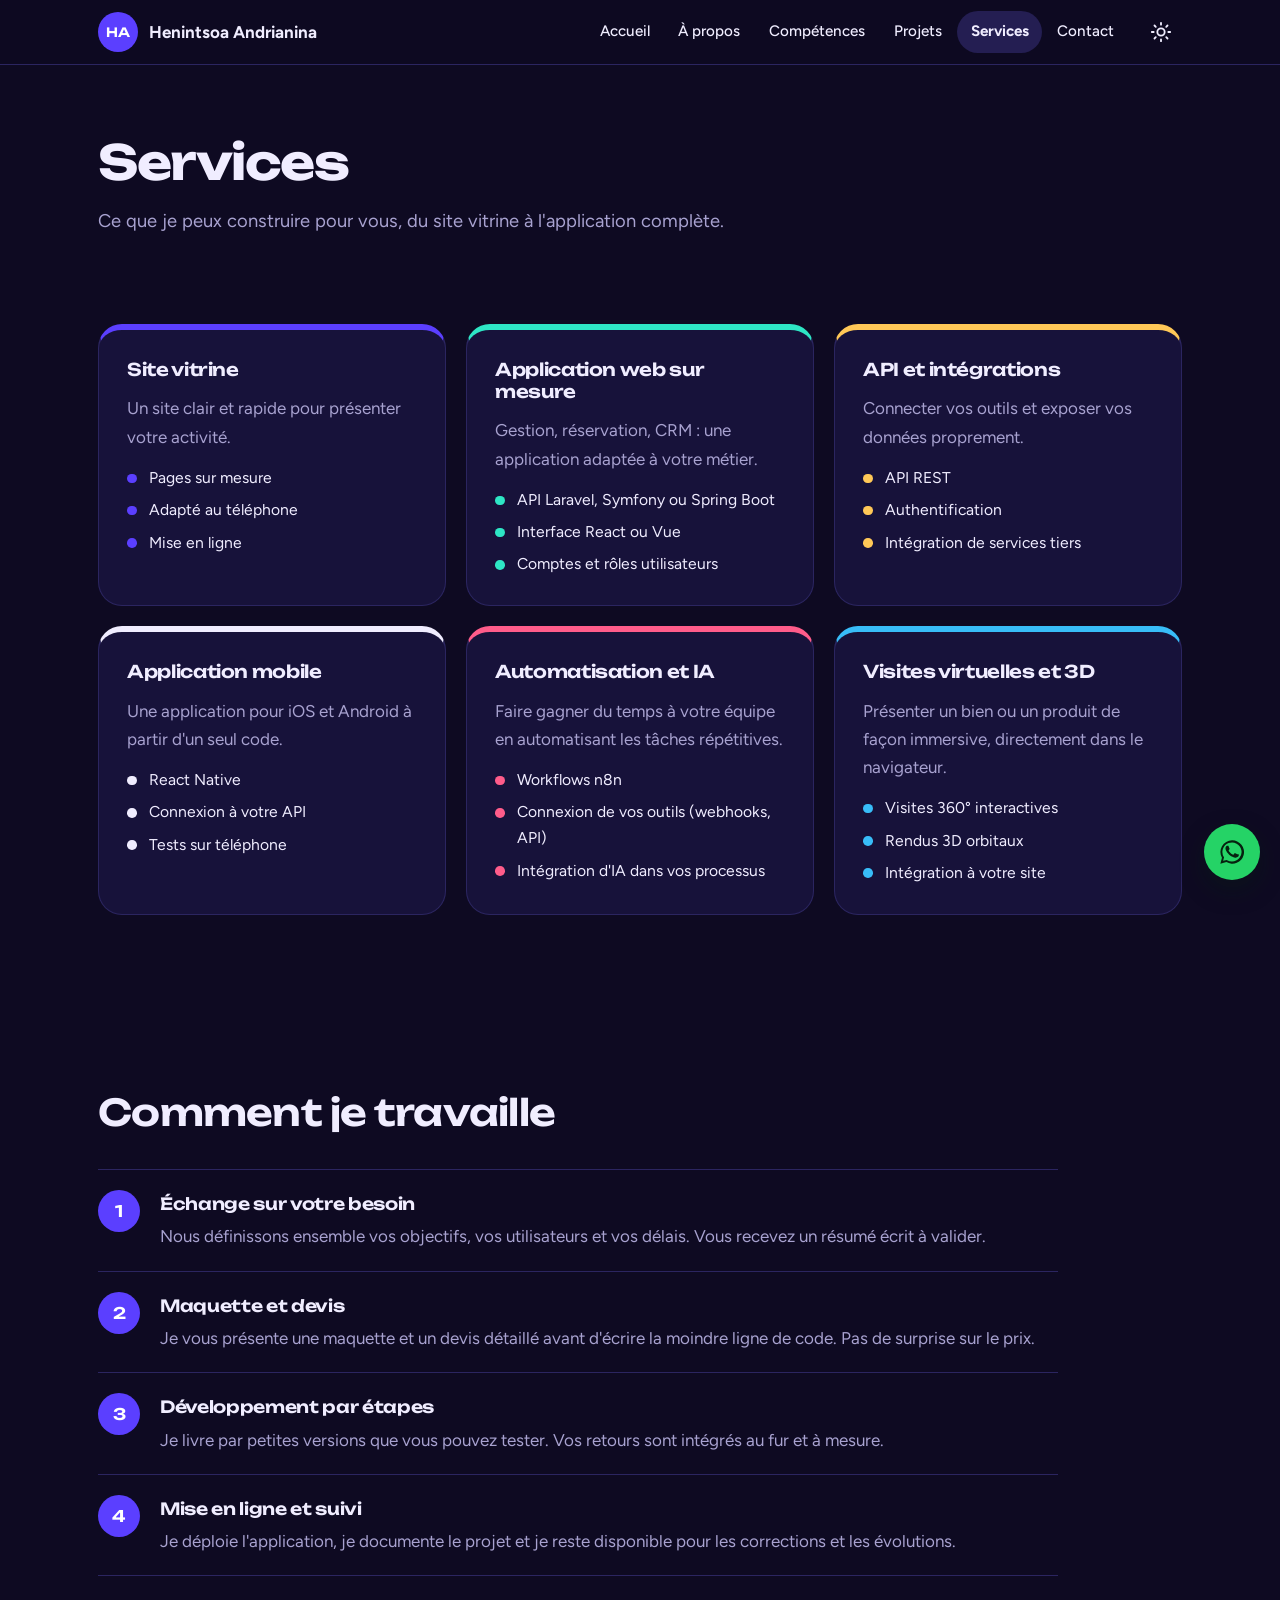
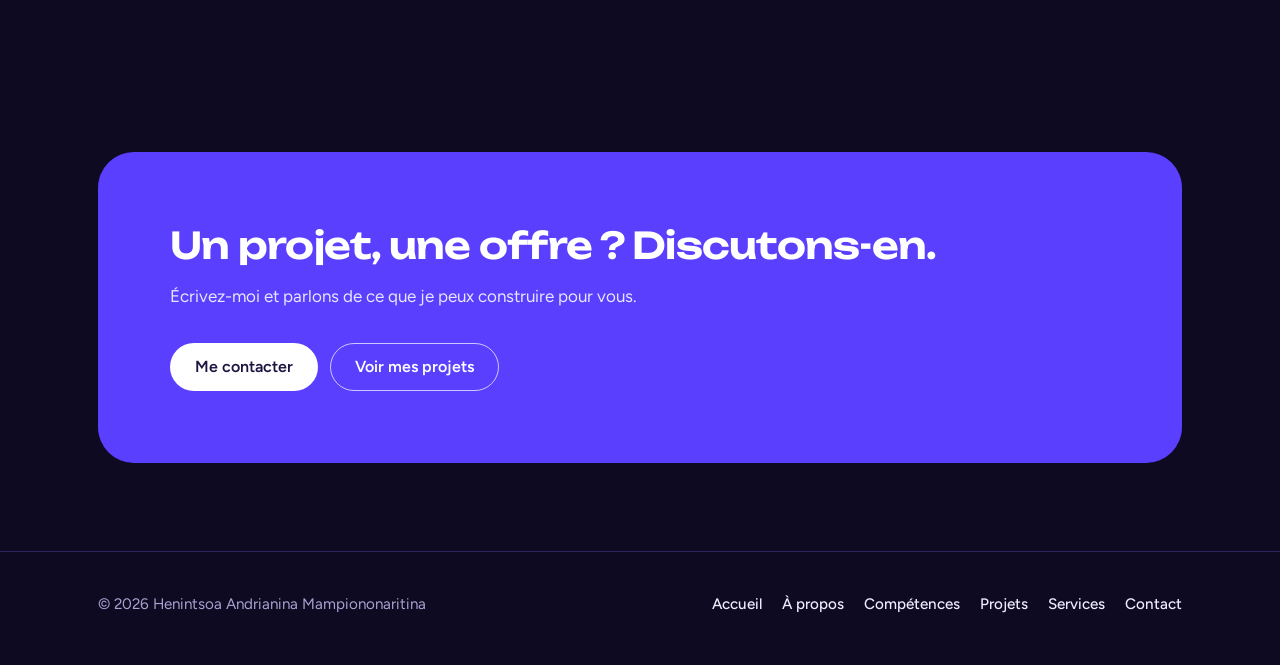
<file: services.html>
<!doctype html>
<html lang="fr">
<head>
<meta charset="utf-8">
<meta name="viewport" content="width=device-width, initial-scale=1, viewport-fit=cover">
<title>Services — Henintsoa Andrianina Mampiononaritina</title>
<meta name="description" content="Services de développement web proposés par Henintsoa Andrianina Mampiononaritina : site vitrine, application web, API, application mobile.">
<meta property="og:title" content="Services — Henintsoa Andrianina Mampiononaritina">
<meta property="og:description" content="Services de développement web proposés par Henintsoa Andrianina Mampiononaritina : site vitrine, application web, API, application mobile.">
<meta property="og:type" content="website">

<link rel="icon" href="/assets/favicon.svg" type="image/svg+xml">
<link rel="preconnect" href="https://fonts.googleapis.com">
<link rel="preconnect" href="https://fonts.gstatic.com" crossorigin>
<link href="https://fonts.googleapis.com/css2?family=Unbounded:wght@500;600;700&family=Figtree:wght@400;500;600;700&display=swap" rel="stylesheet">
<link rel="stylesheet" href="/css/style.css">
<script>try{var t=localStorage.getItem('portfolio-theme');document.documentElement.setAttribute('data-theme',(t==='light'||t==='dark')?t:'dark');}catch(e){document.documentElement.setAttribute('data-theme','dark');}</script>

</head>
<body>
<header class="site-header">
  <div class="header-inner">
    <a class="brand" href="/" aria-label="Accueil"><span class="mark">HA</span><span>Henintsoa Andrianina</span></a>
    <nav class="site-nav" id="siteNav" aria-label="Navigation principale">
      <ul>
        <li><a href="/" >Accueil</a></li>
        <li><a href="/apropos.html" >À propos</a></li>
        <li><a href="/skills.html" >Compétences</a></li>
        <li><a href="/projects.html" >Projets</a></li>
        <li><a href="/services.html" aria-current="page">Services</a></li>
        <li><a href="/contact.html" >Contact</a></li>
      </ul>
    </nav>
    <div class="header-tools">
      <!-- <a class="btn btn-sm whatsapp-btn" href="https://wa.me/261343846949" target="_blank" rel="noopener">
        <svg viewBox="0 0 24 24" aria-hidden="true"><path d="M12 2a10 10 0 0 0-8.6 15L2 22l5.2-1.4A10 10 0 1 0 12 2zm0 18.2a8.1 8.1 0 0 1-4.2-1.2l-.3-.2-3.1.8.8-3-.2-.3A8.2 8.2 0 1 1 12 20.2z"/><path d="M16.6 13.9c-.3-.1-1.6-.8-1.8-.9-.2-.1-.4-.1-.6.1-.2.2-.6.9-.8 1-.1.2-.3.2-.5.1-.3-.1-1.2-.4-2.2-1.4-.8-.7-1.4-1.6-1.5-1.9-.2-.3 0-.4.1-.6l.4-.5c.1-.1.2-.3.2-.4.1-.1 0-.3 0-.4-.1-.1-.6-1.4-.8-2-.2-.5-.4-.4-.6-.4h-.5c-.2 0-.5.1-.7.3-.2.3-.9.9-.9 2.2s1 2.5 1.1 2.7c.1.2 2 3.1 4.9 4.3.7.3 1.2.5 1.6.6.7.2 1.3.2 1.8.1.5-.1 1.6-.7 1.9-1.3.2-.6.2-1.1.2-1.3-.1-.1-.3-.2-.6-.3z"/></svg>
        <span>WhatsApp</span>
      </a> -->
      <button class="icon-btn theme-btn" type="button" id="themeBtn" aria-pressed="false" aria-label="Passer en mode sombre">
        <svg class="i-moon" viewBox="0 0 24 24" aria-hidden="true"><path d="M21 12.8A9 9 0 1 1 11.2 3a7 7 0 0 0 9.8 9.8z"/></svg>
        <svg class="i-sun" viewBox="0 0 24 24" aria-hidden="true"><circle cx="12" cy="12" r="4"/><path d="M12 2v2M12 20v2M4.9 4.9l1.4 1.4M17.7 17.7l1.4 1.4M2 12h2M20 12h2M4.9 19.1l1.4-1.4M17.7 6.3l1.4-1.4"/></svg>
      </button>
      <button class="icon-btn menu-btn" type="button" id="menuBtn" aria-expanded="false" aria-controls="siteNav" aria-label="Ouvrir le menu">
        <svg viewBox="0 0 24 24" aria-hidden="true"><path d="M4 7h16M4 12h16M4 17h16"/></svg>
      </button>
    </div>
  </div>
</header>

<main>
<section class="page-hero" aria-labelledby="titre">
    <div class="wrap">
      <h1 id="titre">Services</h1>
      <p>Ce que je peux construire pour vous, du site vitrine à l'application complète.</p>
    </div>
  </section>

  <section aria-label="Liste des services">
    <div class="wrap">
      <!-- À COMPLÉTER : gardez, modifiez ou supprimez les services selon ce que vous proposez.
           Si vous ne proposez pas de missions, supprimez cette page et son lien dans le menu de chaque page. -->
      <div class="service-grid">
        <article class="service" style="--c: var(--violet)">
          <h3>Site vitrine</h3>
          <p>Un site clair et rapide pour présenter votre activité.</p>
          <ul><li>Pages sur mesure</li><li>Adapté au téléphone</li><li>Mise en ligne</li></ul>
        </article>
        <article class="service" style="--c: var(--mint)">
          <h3>Application web sur mesure</h3>
          <p>Gestion, réservation, CRM : une application adaptée à votre métier.</p>
          <ul><li>API Laravel, Symfony ou Spring Boot</li><li>Interface React ou Vue</li><li>Comptes et rôles utilisateurs</li></ul>
        </article>
        <article class="service" style="--c: var(--sun)">
          <h3>API et intégrations</h3>
          <p>Connecter vos outils et exposer vos données proprement.</p>
          <ul><li>API REST</li><li>Authentification</li><li>Intégration de services tiers</li></ul>
        </article>
        <article class="service" style="--c: var(--ink)">
          <h3>Application mobile</h3>
          <p>Une application pour iOS et Android à partir d'un seul code.</p>
          <ul><li>React Native</li><li>Connexion à votre API</li><li>Tests sur téléphone</li></ul>
        </article>
        <article class="service" style="--c: var(--rose)">
  <h3>Automatisation et IA</h3>
  <p>Faire gagner du temps à votre équipe en automatisant les tâches répétitives.</p>
  <ul><li>Workflows n8n</li><li>Connexion de vos outils (webhooks, API)</li><li>Intégration d'IA dans vos processus</li></ul>
</article>
<article class="service" style="--c: var(--sky)">
  <h3>Visites virtuelles et 3D</h3>
  <p>Présenter un bien ou un produit de façon immersive, directement dans le navigateur.</p>
  <ul><li>Visites 360° interactives</li><li>Rendus 3D orbitaux</li><li>Intégration à votre site</li></ul>
</article>
      </div>
      <!-- <p class="more todo">[À compléter : vos tarifs ou « Tarifs sur devis ».]</p> -->
    </div>
  </section>

  <section aria-labelledby="h-methode">
    <div class="wrap">
      <div class="section-head"><h2 id="h-methode">Comment je travaille</h2></div>
      <ol class="steps">
  <li><div><h3>Échange sur votre besoin</h3><p>Nous définissons ensemble vos objectifs, vos utilisateurs et vos délais. Vous recevez un résumé écrit à valider.</p></div></li>
  <li><div><h3>Maquette et devis</h3><p>Je vous présente une maquette et un devis détaillé avant d'écrire la moindre ligne de code. Pas de surprise sur le prix.</p></div></li>
  <li><div><h3>Développement par étapes</h3><p>Je livre par petites versions que vous pouvez tester. Vos retours sont intégrés au fur et à mesure.</p></div></li>
  <li><div><h3>Mise en ligne et suivi</h3><p>Je déploie l'application, je documente le projet et je reste disponible pour les corrections et les évolutions.</p></div></li>
</ol>
    </div>
  </section>

  <section aria-labelledby="h-cta">
    <div class="wrap">
      <div class="contact-panel">
        <h2 id="h-cta">Un projet, une offre ? Discutons-en.</h2>
        <p>Écrivez-moi et parlons de ce que je peux construire pour vous.</p>
        <div class="cta">
          <a class="btn btn-light" href="/contact.html">Me contacter</a>
          <a class="btn btn-outline-light" href="/projects.html">Voir mes projets</a>
        </div>
      </div>
    </div>
  </section>
</main>
<footer class="site-footer">
  <div class="wrap footer-grid">
    <p>© <span id="year">2026</span> Henintsoa Andrianina Mampiononaritina</p>
    <nav class="footer-links" aria-label="Pied de page">
      <a href="/">Accueil</a><a href="/apropos.html">À propos</a><a href="/skills.html">Compétences</a><a href="/projects.html">Projets</a><a href="/services.html">Services</a><a href="/contact.html">Contact</a>
    </nav>
  </div>
</footer>

<a class="whatsapp-fab" href="https://wa.me/261343846949" target="_blank" rel="noopener" aria-label="Discuter sur WhatsApp">
  <svg viewBox="0 0 24 24" aria-hidden="true"><path d="M12 2a10 10 0 0 0-8.6 15L2 22l5.2-1.4A10 10 0 1 0 12 2zm0 18.2a8.1 8.1 0 0 1-4.2-1.2l-.3-.2-3.1.8.8-3-.2-.3A8.2 8.2 0 1 1 12 20.2z"/><path d="M16.6 13.9c-.3-.1-1.6-.8-1.8-.9-.2-.1-.4-.1-.6.1-.2.2-.6.9-.8 1-.1.2-.3.2-.5.1-.3-.1-1.2-.4-2.2-1.4-.8-.7-1.4-1.6-1.5-1.9-.2-.3 0-.4.1-.6l.4-.5c.1-.1.2-.3.2-.4.1-.1 0-.3 0-.4-.1-.1-.6-1.4-.8-2-.2-.5-.4-.4-.6-.4h-.5c-.2 0-.5.1-.7.3-.2.3-.9.9-.9 2.2s1 2.5 1.1 2.7c.1.2 2 3.1 4.9 4.3.7.3 1.2.5 1.6.6.7.2 1.3.2 1.8.1.5-.1 1.6-.7 1.9-1.3.2-.6.2-1.1.2-1.3-.1-.1-.3-.2-.6-.3z"/></svg>
</a>

<script src="/js/main.js"></script>

</body>
</html>
</file>
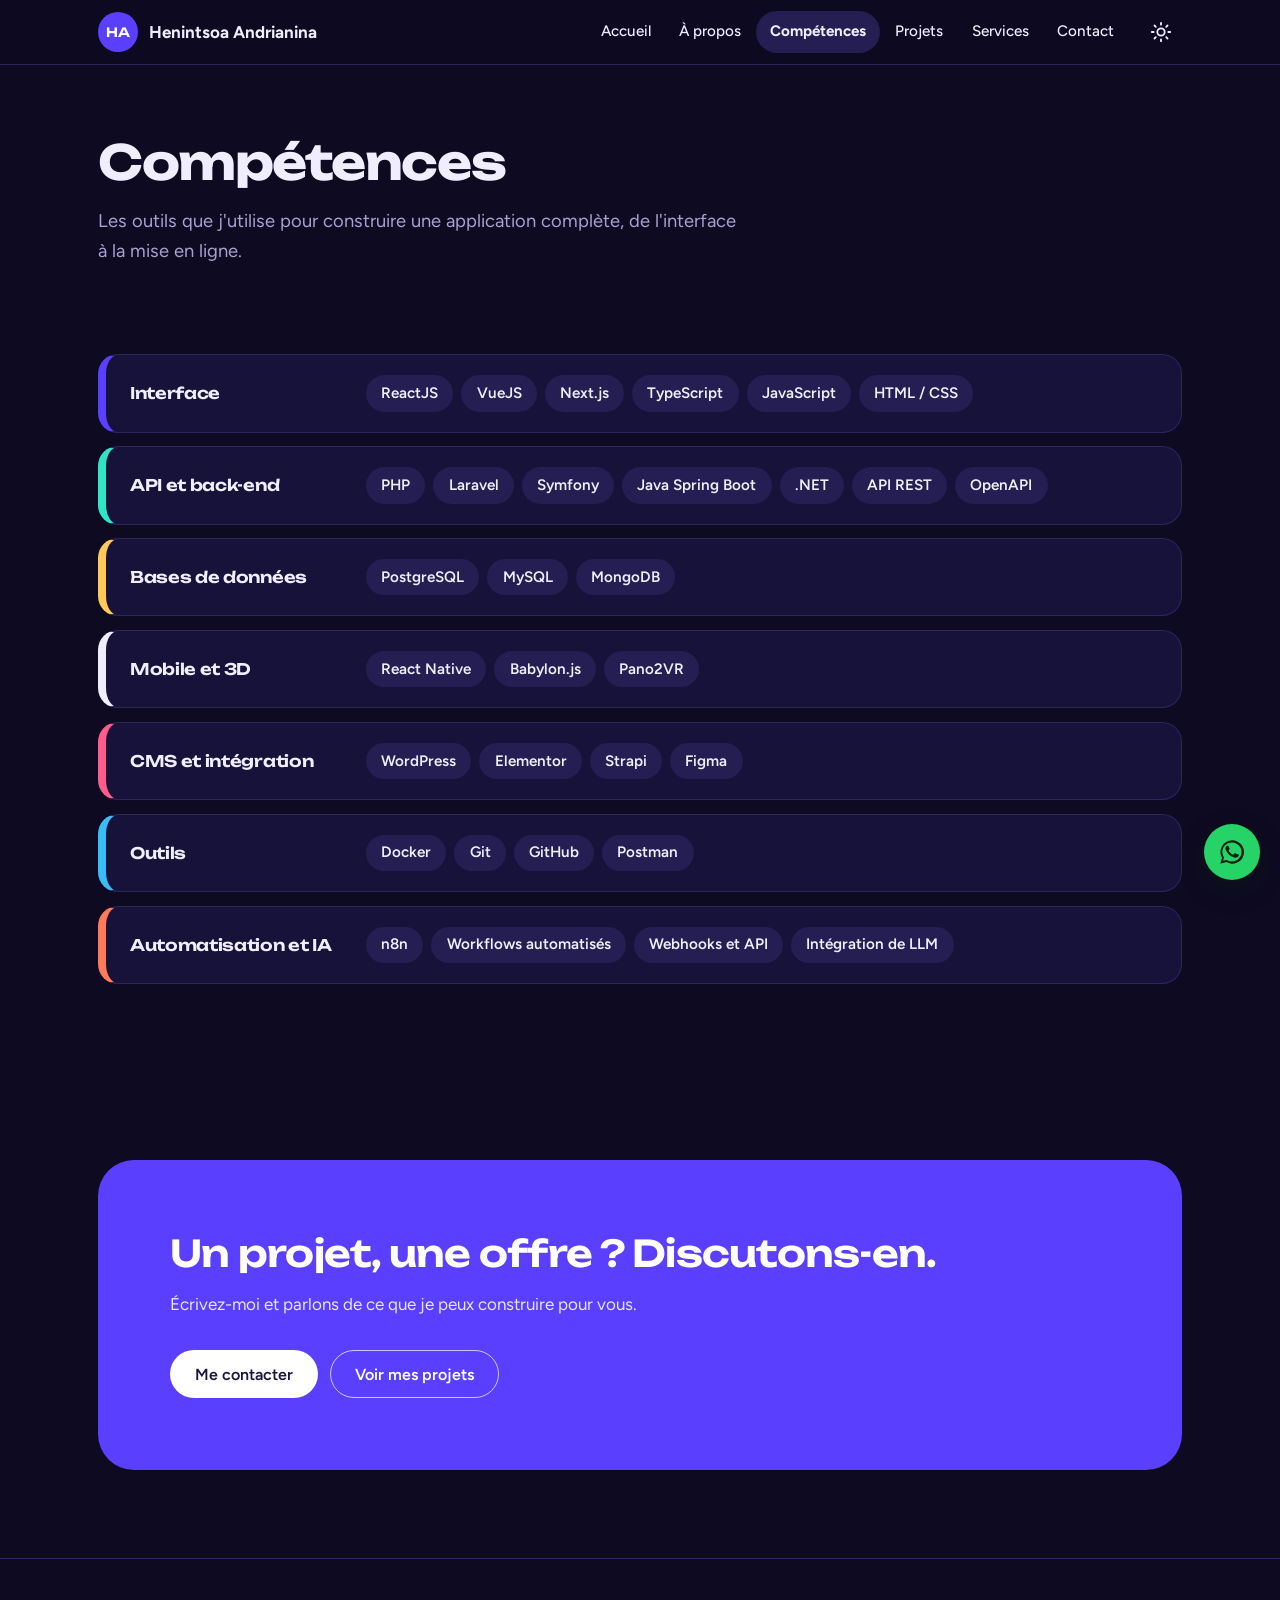
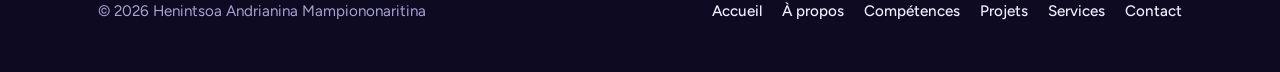
<file: skills.html>
<!doctype html>
<html lang="fr">
<head>
<meta charset="utf-8">
<meta name="viewport" content="width=device-width, initial-scale=1, viewport-fit=cover">
<title>Compétences — Henintsoa Andrianina Mampiononaritina</title>
<meta name="description" content="Compétences de Henintsoa Andrianina Mampiononaritina : Laravel, Symfony, React, Vue, Java Spring Boot, React Native, Docker.">
<meta property="og:title" content="Compétences — Henintsoa Andrianina Mampiononaritina">
<meta property="og:description" content="Compétences de Henintsoa Andrianina Mampiononaritina : Laravel, Symfony, React, Vue, Java Spring Boot, React Native, Docker.">
<meta property="og:type" content="website">

<link rel="icon" href="/assets/favicon.svg" type="image/svg+xml">
<link rel="preconnect" href="https://fonts.googleapis.com">
<link rel="preconnect" href="https://fonts.gstatic.com" crossorigin>
<link href="https://fonts.googleapis.com/css2?family=Unbounded:wght@500;600;700&family=Figtree:wght@400;500;600;700&display=swap" rel="stylesheet">
<link rel="stylesheet" href="/css/style.css">
<script>try{var t=localStorage.getItem('portfolio-theme');document.documentElement.setAttribute('data-theme',(t==='light'||t==='dark')?t:'dark');}catch(e){document.documentElement.setAttribute('data-theme','dark');}</script>

</head>
<body>
<header class="site-header">
  <div class="header-inner">
    <a class="brand" href="/" aria-label="Accueil"><span class="mark">HA</span><span>Henintsoa Andrianina</span></a>
    <nav class="site-nav" id="siteNav" aria-label="Navigation principale">
      <ul>
        <li><a href="/" >Accueil</a></li>
        <li><a href="/apropos.html" >À propos</a></li>
        <li><a href="/skills.html" aria-current="page">Compétences</a></li>
        <li><a href="/projects.html" >Projets</a></li>
        <li><a href="/services.html" >Services</a></li>
        <li><a href="/contact.html" >Contact</a></li>
      </ul>
    </nav>
    <div class="header-tools">
      <!-- <a class="btn btn-sm whatsapp-btn" href="https://wa.me/261343846949" target="_blank" rel="noopener">
        <svg viewBox="0 0 24 24" aria-hidden="true"><path d="M12 2a10 10 0 0 0-8.6 15L2 22l5.2-1.4A10 10 0 1 0 12 2zm0 18.2a8.1 8.1 0 0 1-4.2-1.2l-.3-.2-3.1.8.8-3-.2-.3A8.2 8.2 0 1 1 12 20.2z"/><path d="M16.6 13.9c-.3-.1-1.6-.8-1.8-.9-.2-.1-.4-.1-.6.1-.2.2-.6.9-.8 1-.1.2-.3.2-.5.1-.3-.1-1.2-.4-2.2-1.4-.8-.7-1.4-1.6-1.5-1.9-.2-.3 0-.4.1-.6l.4-.5c.1-.1.2-.3.2-.4.1-.1 0-.3 0-.4-.1-.1-.6-1.4-.8-2-.2-.5-.4-.4-.6-.4h-.5c-.2 0-.5.1-.7.3-.2.3-.9.9-.9 2.2s1 2.5 1.1 2.7c.1.2 2 3.1 4.9 4.3.7.3 1.2.5 1.6.6.7.2 1.3.2 1.8.1.5-.1 1.6-.7 1.9-1.3.2-.6.2-1.1.2-1.3-.1-.1-.3-.2-.6-.3z"/></svg>
        <span>WhatsApp</span>
      </a> -->
      <button class="icon-btn theme-btn" type="button" id="themeBtn" aria-pressed="false" aria-label="Passer en mode sombre">
        <svg class="i-moon" viewBox="0 0 24 24" aria-hidden="true"><path d="M21 12.8A9 9 0 1 1 11.2 3a7 7 0 0 0 9.8 9.8z"/></svg>
        <svg class="i-sun" viewBox="0 0 24 24" aria-hidden="true"><circle cx="12" cy="12" r="4"/><path d="M12 2v2M12 20v2M4.9 4.9l1.4 1.4M17.7 17.7l1.4 1.4M2 12h2M20 12h2M4.9 19.1l1.4-1.4M17.7 6.3l1.4-1.4"/></svg>
      </button>
      <button class="icon-btn menu-btn" type="button" id="menuBtn" aria-expanded="false" aria-controls="siteNav" aria-label="Ouvrir le menu">
        <svg viewBox="0 0 24 24" aria-hidden="true"><path d="M4 7h16M4 12h16M4 17h16"/></svg>
      </button>
    </div>
  </div>
</header>

<main>
<section class="page-hero" aria-labelledby="titre">
    <div class="wrap">
      <h1 id="titre">Compétences</h1>
      <p>Les outils que j'utilise pour construire une application complète, de l'interface à la mise en ligne.</p>
    </div>
  </section>

  <section aria-label="Liste des compétences">
    <div class="wrap">
      <!-- À COMPLÉTER : ajoutez ou retirez des technologies pour qu'elles reflètent exactement votre niveau. -->
      <div class="bands">
        <div class="band" style="--c: var(--violet)"><h3>Interface</h3><ul class="chips"><li>ReactJS</li><li>VueJS</li><li>Next.js</li><li>TypeScript</li><li>JavaScript</li><li>HTML / CSS</li></ul></div> 

        <div class="band" style="--c: var(--mint)"><h3>API et back-end</h3><ul class="chips"><li>PHP</li><li>Laravel</li><li>Symfony</li><li>Java Spring Boot</li><li>.NET</li><li>API REST</li><li>OpenAPI</li></ul></div>

        <div class="band" style="--c: var(--sun)"><h3>Bases de données</h3><ul class="chips"><li>PostgreSQL</li><li>MySQL</li><li> MongoDB</li></ul></div>

        <div class="band" style="--c: var(--ink)"><h3>Mobile et 3D</h3><ul class="chips"><li> React Native</li><li>Babylon.js</li><li>Pano2VR</li></ul></div>

         <div class="band" style="--c: var(--rose)"><h3>CMS et intégration</h3><ul class="chips"><li>WordPress</li><li>Elementor</li><li>Strapi</li><li>Figma</li></ul></div> 

        <div class="band" style="--c: var(--sky)"><h3>Outils</h3><ul class="chips"><li>Docker</li><li>Git</li><li>GitHub</li><li>Postman</li></ul></div>

        <div class="band" style="--c: var(--coral)"><h3>Automatisation et IA</h3><ul class="chips"><li>n8n</li><li>Workflows automatisés</li><li>Webhooks et API</li><li>Intégration de LLM</li></ul></div>
      </div>
    </div>
  </section>

  <section aria-labelledby="h-cta">
    <div class="wrap">
      <div class="contact-panel">
        <h2 id="h-cta">Un projet, une offre ? Discutons-en.</h2>
        <p>Écrivez-moi et parlons de ce que je peux construire pour vous.</p>
        <div class="cta">
          <a class="btn btn-light" href="/contact.html">Me contacter</a>
          <a class="btn btn-outline-light" href="/projects.html">Voir mes projets</a>
        </div>
      </div>
    </div>
  </section>
</main>
<footer class="site-footer">
  <div class="wrap footer-grid">
    <p>© <span id="year">2026</span> Henintsoa Andrianina Mampiononaritina</p>
    <nav class="footer-links" aria-label="Pied de page">
      <a href="/">Accueil</a><a href="/apropos.html">À propos</a><a href="/skills.html">Compétences</a><a href="/projects.html">Projets</a><a href="/services.html">Services</a><a href="/contact.html">Contact</a>
    </nav>
  </div>
</footer>

<a class="whatsapp-fab" href="https://wa.me/261343846949" target="_blank" rel="noopener" aria-label="Discuter sur WhatsApp">
  <svg viewBox="0 0 24 24" aria-hidden="true"><path d="M12 2a10 10 0 0 0-8.6 15L2 22l5.2-1.4A10 10 0 1 0 12 2zm0 18.2a8.1 8.1 0 0 1-4.2-1.2l-.3-.2-3.1.8.8-3-.2-.3A8.2 8.2 0 1 1 12 20.2z"/><path d="M16.6 13.9c-.3-.1-1.6-.8-1.8-.9-.2-.1-.4-.1-.6.1-.2.2-.6.9-.8 1-.1.2-.3.2-.5.1-.3-.1-1.2-.4-2.2-1.4-.8-.7-1.4-1.6-1.5-1.9-.2-.3 0-.4.1-.6l.4-.5c.1-.1.2-.3.2-.4.1-.1 0-.3 0-.4-.1-.1-.6-1.4-.8-2-.2-.5-.4-.4-.6-.4h-.5c-.2 0-.5.1-.7.3-.2.3-.9.9-.9 2.2s1 2.5 1.1 2.7c.1.2 2 3.1 4.9 4.3.7.3 1.2.5 1.6.6.7.2 1.3.2 1.8.1.5-.1 1.6-.7 1.9-1.3.2-.6.2-1.1.2-1.3-.1-.1-.3-.2-.6-.3z"/></svg>
</a>

<script src="/js/main.js"></script>

</body>
</html>
</file>
<file: css/style.css>
/* ==========================================================
   Portfolio de Henintsoa Andrianina Mampiononaritina
   Feuille de style commune à toutes les pages.
   Pour changer les couleurs, modifiez les variables ci-dessous.
   ========================================================== */

:root {
  --bg: #F7F5FF;
  --surface: #FFFFFF;
  --ink: #1B1340;
  --muted: #5A5480;
  --line: #E1DCF5;
  --tag: #EFEBFF;
  --link: #4A2FE8;
  --btn: #5B3FFF;
  --violet: #5B3FFF;
  --mint: #2EE6C5;
  --sun: #FFC857;
   --rose: #ff5c8a;
   --sky: #38bdf8;
--coral: #ff7a59;
  --whatsapp: #25D366;
  --whatsapp-ink: #06210F;
  --tile-dark: #1B1340;
  --display: "Unbounded", "Trebuchet MS", "Arial Black", sans-serif;
  --sans: "Figtree", system-ui, "Segoe UI", Arial, sans-serif;
  color-scheme: light;
  box-sizing: border-box;
  padding-top: env(safe-area-inset-top, 0px);
  padding-bottom: env(safe-area-inset-bottom, 0px);
}
@media (prefers-color-scheme: dark) {
  :root:not([data-theme="light"]) {
    --bg: #0E0A22;
    --surface: #17123A;
    --ink: #F0EDFF;
    --muted: #A8A2D0;
    --line: #2B2560;
    --tag: #241E52;
    --link: #A99BFF;
    --btn: #6B50FF;
    --tile-dark: #221B52;
    color-scheme: dark;
  }
}
:root[data-theme="dark"] {
  --bg: #0E0A22;
  --surface: #17123A;
  --ink: #F0EDFF;
  --muted: #A8A2D0;
  --line: #2B2560;
  --tag: #241E52;
  --link: #A99BFF;
  --btn: #6B50FF;
  --tile-dark: #221B52;
  color-scheme: dark;
}

/* ---------- Base ---------- */
*, *::before, *::after { box-sizing: inherit; }
html { background: var(--bg); scroll-padding-top: calc(5rem + env(safe-area-inset-top, 0px)); }
@media (prefers-reduced-motion: no-preference) { html { scroll-behavior: smooth; } }
body {
  margin: 0;
  background: var(--bg);
  color: var(--ink);
  font: 1.0625rem/1.65 var(--sans);
  -webkit-font-smoothing: antialiased;
}
h1, h2, h3 { font-family: var(--display); margin: 0; font-weight: 600; letter-spacing: -0.02em; }
p { margin: 0; }
ul, ol { list-style: none; margin: 0; padding: 0; }
img { max-width: 100%; display: block; }
a { color: var(--link); text-underline-offset: 3px; }
a:focus-visible, button:focus-visible, input:focus-visible, textarea:focus-visible, select:focus-visible {
  outline: 3px solid var(--link);
  outline-offset: 3px;
}
.wrap { max-width: 1180px; margin: 0 auto; padding: 0 clamp(1.25rem, 4vw, 3rem); }
main { padding-top: 64px; }
section { padding: clamp(3rem, 7vw, 5.5rem) 0; }
h2 { font-size: clamp(1.5rem, 3.4vw, 2.3rem); line-height: 1.15; }
.section-head { margin-bottom: 2.25rem; }
.section-intro { margin-top: 0.9rem; color: var(--muted); max-width: 52ch; }
.todo { color: var(--muted); font-style: italic; }

/* ---------- Boutons ---------- */
.btn {
  display: inline-flex; align-items: center; justify-content: center;
  min-height: 48px; padding: 0 1.5rem;
  border-radius: 999px;
  font: 600 1rem var(--sans);
  text-decoration: none;
  border: 1.5px solid transparent;
  transition: transform 0.15s ease;
  cursor: pointer;
}
.btn:hover { transform: translateY(-2px); }
.btn-primary { background: var(--btn); color: #fff; }
.btn-ghost { border-color: var(--ink); color: var(--ink); }
.btn-light { background: #fff; color: #1B1340; }
.btn-outline-light { border-color: rgba(255, 255, 255, 0.7); color: #fff; }
.btn-mint { background: var(--mint); color: #1B1340; }
.btn-sm { min-height: 40px; padding: 0 1.1rem; font-size: 0.95rem; }
.cta { display: flex; flex-wrap: wrap; gap: 0.75rem; }
@media (prefers-reduced-motion: reduce) { .btn { transition: none; } .btn:hover { transform: none; } }

/* ---------- En-tête ---------- */
.site-header {
  position: fixed; top: 0; left: 0; right: 0; z-index: 30;
  padding-top: env(safe-area-inset-top, 0px);
  background: var(--bg);
  background: color-mix(in srgb, var(--bg) 84%, transparent);
  -webkit-backdrop-filter: blur(14px);
  backdrop-filter: blur(14px);
  border-bottom: 1px solid var(--line);
}
.header-inner {
  display: flex; align-items: center; gap: 0.75rem;
  min-height: 64px;
  max-width: 1180px; margin: 0 auto;
  padding: 0 clamp(1.25rem, 4vw, 3rem);
}
.brand { display: flex; align-items: center; gap: 0.7rem; text-decoration: none; color: var(--ink); font-weight: 700; }
.mark {
  flex: none; width: 40px; height: 40px; border-radius: 50%;
  display: grid; place-items: center;
  background: var(--violet); color: #fff;
  font: 600 0.8rem var(--display);
}
.site-nav { margin-left: auto; }
.site-nav ul { display: flex; gap: 0.1rem; }
.site-nav a {
  display: block; padding: 0.5rem 0.85rem; border-radius: 999px;
  color: var(--ink); text-decoration: none; font-weight: 500; font-size: 0.95rem;
}
.site-nav a:hover { background: var(--tag); }
.site-nav a[aria-current="page"] { background: var(--tag); font-weight: 700; }
.header-tools { display: flex; align-items: center; gap: 0.5rem; }
.whatsapp-btn {
  display: inline-flex; align-items: center; gap: 0.5rem;
  background: var(--whatsapp); color: var(--whatsapp-ink);
  text-decoration: none;
}
.whatsapp-btn svg { width: 18px; height: 18px; fill: currentColor; flex: none; }
.whatsapp-btn span { display: none; }
@media (min-width: 560px) { .whatsapp-btn span { display: inline; } }

.whatsapp-fab {
  position: fixed; z-index: 25;
  right: 1.25rem; bottom: calc(1.25rem + env(safe-area-inset-bottom, 0px));
  width: 56px; height: 56px; border-radius: 50%;
  display: grid; place-items: center;
  background: var(--whatsapp); color: var(--whatsapp-ink);
  box-shadow: 0 10px 24px rgba(6, 33, 15, 0.35);
  transition: transform 0.15s ease;
}
.whatsapp-fab:hover { transform: translateY(-2px); }
.whatsapp-fab svg { width: 28px; height: 28px; fill: currentColor; }
@media (prefers-reduced-motion: reduce) { .whatsapp-fab { transition: none; } .whatsapp-fab:hover { transform: none; } }

.icon-btn {
  width: 42px; height: 42px; border-radius: 50%;
  border: 0; background: transparent; color: var(--ink);
  display: grid; place-items: center; cursor: pointer;
}
.icon-btn:hover { background: var(--tag); }
.icon-btn svg { width: 22px; height: 22px; fill: none; stroke: currentColor; stroke-width: 2; stroke-linecap: round; stroke-linejoin: round; }
.theme-btn[aria-pressed="true"] .i-moon { display: none; }
.theme-btn[aria-pressed="false"] .i-sun { display: none; }
.menu-btn { display: none; }
@media (max-width: 899px) {
  .menu-btn { display: grid; }
  .header-inner { position: static; }
  .site-nav { margin-left: 0; }
  .site-nav ul {
    display: none;
    position: absolute; top: 100%; left: 0; right: 0;
    flex-direction: column; gap: 0.15rem;
    padding: 0.75rem clamp(1.25rem, 4vw, 3rem) 1.25rem;
    background: var(--bg);
    border-bottom: 1px solid var(--line);
  }
  .site-nav.open ul { display: flex; }
  .site-nav a { padding: 0.75rem 0.9rem; font-size: 1.05rem; }
  .header-tools { margin-left: auto; }
  .brand span:last-child { font-size: 0.95rem; }
}

/* ---------- Pied de page ---------- */
.site-footer { border-top: 1px solid var(--line); padding: 2.5rem 0 3rem; color: var(--muted); font-size: 0.95rem; }
.footer-grid { display: grid; gap: 1.5rem; }
@media (min-width: 760px) { .footer-grid { grid-template-columns: 1fr auto; align-items: center; } }
.footer-links { display: flex; flex-wrap: wrap; gap: 0.25rem 1.25rem; }
.footer-links a { color: var(--ink); text-decoration: none; font-weight: 500; }
.footer-links a:hover { text-decoration: underline; }

/* ---------- Titre des pages intérieures ---------- */
.page-hero { padding-top: clamp(2.5rem, 6vw, 4.5rem); padding-bottom: 0; }
.page-hero h1 { font-size: clamp(1.8rem, 4.2vw, 3rem); line-height: 1.12; letter-spacing: -0.03em; font-weight: 700; }
.page-hero p { margin-top: 1rem; color: var(--muted); max-width: 54ch; font-size: 1.15rem; }

/* ---------- Accueil ---------- */
.hero { padding-top: 2.5rem; padding-bottom: clamp(2rem, 5vw, 4rem); }
.hero-grid { display: grid; gap: 2rem; align-items: center; }
@media (min-width: 920px) {
  .hero { min-height: min(88vh, 760px); display: flex; align-items: center; padding-top: 3rem; }
  .hero .wrap { width: 100%; }
  .hero-grid { grid-template-columns: minmax(0, 1.05fr) minmax(0, 0.95fr); gap: 3rem; }
}
.kicker { color: var(--link); font-family: var(--sans); font-weight: 600; margin-bottom: 0.75rem; }
.hero h1 { font-size: clamp(1.9rem, 4.6vw, 3.4rem); line-height: 1.12; font-weight: 700; letter-spacing: -0.035em; }
.hero .lead { margin-top: 1.5rem; max-width: 46ch; font-size: 1.15rem; color: var(--muted); }
.hero .cta { margin-top: 2rem; }

/* Photo d'accueil, avec le badge de disponibilité posé dessus */
.hero-photo { position: relative; max-width: 420px; justify-self: center; }
.hero-photo img {
  width: 100%; aspect-ratio: 4 / 5; object-fit: cover;
  border-radius: 28px; border: 1px solid var(--line);
  background: var(--surface);
}
.badge {
  position: absolute; left: 1.25rem; right: 1.25rem; bottom: -1.25rem;
  display: flex; align-items: center; gap: 0.7rem;
  padding: 0.9rem 1.1rem;
  border-radius: 18px;
  background: var(--surface); border: 1px solid var(--line);
  box-shadow: 0 16px 32px rgba(27, 19, 64, 0.16);
  font-family: var(--sans); font-weight: 700; font-size: 0.98rem;
}
.badge small { display: block; font-weight: 500; color: var(--muted); font-size: 0.85rem; }
.badge-dot { flex: none; width: 12px; height: 12px; border-radius: 50%; background: #17C964; }

/* Petites cartes de projets (accueil) */
.mini-grid { display: grid; gap: 1.25rem; grid-template-columns: repeat(auto-fit, minmax(min(100%, 300px), 1fr)); }
.mini {
  display: grid; gap: 0.75rem; align-content: start;
  padding: 1.5rem;
  background: var(--surface);
  border: 1px solid var(--line); border-top: 6px solid var(--c);
  border-radius: 24px;
}
.mini h3 { font-size: 1.1rem; line-height: 1.25; }
.mini p { color: var(--muted); }
.more { margin-top: 1.75rem; }

/* ---------- À propos ---------- */
.about-grid { display: grid; gap: 2.5rem; }
@media (min-width: 860px) { .about-grid { grid-template-columns: minmax(0, 0.8fr) minmax(0, 1.2fr); gap: 4rem; align-items: start; } }
.portrait { border-radius: 32px; overflow: hidden; background: var(--sun); aspect-ratio: 4 / 5; max-width: 380px; }
.portrait img { width: 100%; height: 100%; object-fit: cover; }
.about-text p { font-size: 1.2rem; max-width: 42ch; }
.about-text p + p { margin-top: 1rem; color: var(--muted); font-size: 1.05rem; }
.facts { margin: 2rem 0 0; }
.facts div { display: grid; gap: 0.15rem; padding: 1rem 0; border-top: 1px solid var(--line); }
.facts div:last-child { border-bottom: 1px solid var(--line); }
.facts dt { font-size: 0.9rem; color: var(--muted); }
.facts dd { margin: 0; font-weight: 600; }
@media (min-width: 560px) { .facts div { grid-template-columns: 8rem minmax(0, 1fr); gap: 1rem; } }

.timeline { border-left: 2px solid var(--line); margin-left: 0.4rem; }
.timeline li { position: relative; padding: 0 0 2rem 1.75rem; }
.timeline li:last-child { padding-bottom: 0; }
.timeline li::before {
  content: ""; position: absolute; left: -8px; top: 0.4rem;
  width: 14px; height: 14px; border-radius: 50%;
  background: var(--violet); border: 3px solid var(--bg);
}
.timeline .when { font-size: 0.92rem; color: var(--muted); font-weight: 600; }
.timeline .what { font-family: var(--display); font-size: 1.05rem; font-weight: 600; margin-top: 0.15rem; }
.timeline .desc { margin-top: 0.4rem; max-width: 58ch; color: var(--muted); }

/* ---------- Compétences ---------- */
.bands { display: grid; gap: 0.85rem; }
.band {
  display: grid; gap: 0.75rem;
  padding: 1.25rem 1.5rem;
  background: var(--surface);
  border: 1px solid var(--line); border-left: 8px solid var(--c);
  border-radius: 20px;
}
@media (min-width: 760px) { .band { grid-template-columns: 14rem minmax(0, 1fr); align-items: center; } }
.band h3 { font-size: 1rem; }
.chips { display: flex; flex-wrap: wrap; gap: 0.5rem; }
.chips li { padding: 0.35rem 0.95rem; border-radius: 999px; background: var(--tag); font-weight: 600; font-size: 0.95rem; }

/* ---------- Projets ---------- */
.tiles { display: grid; gap: 1.25rem; grid-template-columns: repeat(12, minmax(0, 1fr)); }
.tile {
  grid-column: 1 / -1;
  display: flex; flex-direction: column;
  background: var(--surface); border: 1px solid var(--line);
  border-radius: 28px; overflow: hidden;
  transition: transform 0.2s ease, box-shadow 0.2s ease;
}
.tile:hover { transform: translateY(-4px); box-shadow: 0 18px 40px rgba(27, 19, 64, 0.12); }
@media (min-width: 860px) { .t-7 { grid-column: span 7; } .t-5 { grid-column: span 5; } }
@media (prefers-reduced-motion: reduce) { .tile { transition: none; } .tile:hover { transform: none; } }
.cover { background: var(--c); aspect-ratio: 5 / 3; }
@media (min-width: 860px) { .t-7 .cover { aspect-ratio: 2 / 1; } }
.cover svg, .cover img { display: block; width: 100%; height: 100%; }
.cover img { object-fit: cover; }
.tile .body { padding: 1.4rem 1.5rem 1.75rem; display: grid; gap: 0.75rem; align-content: start; flex: 1; }
.tile h3 { font-size: 1.2rem; line-height: 1.25; }
.tile .desc { color: var(--muted); }
.tags { display: flex; flex-wrap: wrap; gap: 0.4rem; }
.tags li { font-size: 0.82rem; font-weight: 600; padding: 0.2rem 0.7rem; border-radius: 999px; background: var(--tag); }
.links { display: flex; flex-wrap: wrap; gap: 0.4rem 1.25rem; margin-top: 0.25rem; }
.links a { font-weight: 600; }
.tile-github { background: var(--tile-dark); border-color: var(--tile-dark); color: #fff; position: relative; justify-content: center; }
.tile-github .body { padding: clamp(1.75rem, 4vw, 2.75rem); align-content: center; position: relative; z-index: 1; }
.tile-github .desc { color: #CFC9F5; max-width: 38ch; }
.tile-github .btn { justify-self: start; margin-top: 0.5rem; }
.tile-github .glyph {
  position: absolute; right: 1.5rem; bottom: -1.2rem;
  font: 700 clamp(5rem, 12vw, 9rem)/1 var(--display);
  color: rgba(255, 255, 255, 0.08);
  pointer-events: none; user-select: none;
}
/* Capture d'écran encadrée dans la zone colorée */
/* .cover.photo { padding: 0% 0%; }
.cover.photo img {
  object-position: top;
  border-radius: 14px;
  box-shadow: 0 10px 30px rgba(0, 0, 0, .25);
} */

/* ---------- Services ---------- */
.service-grid { display: grid; gap: 1.25rem; grid-template-columns: repeat(auto-fit, minmax(min(100%, 260px), 1fr)); }
.service {
  display: grid; gap: 0.9rem; align-content: start;
  padding: 1.75rem;
  background: var(--surface);
  border: 1px solid var(--line); border-top: 6px solid var(--c);
  border-radius: 24px;
}
.service h3 { font-size: 1.1rem; line-height: 1.25; }
.service p { color: var(--muted); }
.service ul { display: grid; gap: 0.4rem; font-size: 0.98rem; }
.service li { position: relative; padding-left: 1.4rem; }
.service li::before { content: ""; position: absolute; left: 0; top: 0.55em; width: 0.6rem; height: 0.6rem; border-radius: 50%; background: var(--c); }
.steps { counter-reset: step; max-width: 960px; }
.steps li {
  counter-increment: step;
  display: grid; grid-template-columns: auto minmax(0, 1fr); gap: 1.25rem;
  padding: 1.25rem 0; border-top: 1px solid var(--line);
}
.steps li:last-child { border-bottom: 1px solid var(--line); }
.steps li::before {
  content: counter(step);
  width: 42px; height: 42px; border-radius: 50%;
  display: grid; place-items: center;
  background: var(--violet); color: #fff; font: 600 1rem var(--display);
}
.steps h3 { font-size: 1.05rem; }
.steps p { margin-top: 0.3rem; color: var(--muted); }

/* ---------- Contact ---------- */
.contact-grid { display: grid; gap: 2.5rem; }
@media (min-width: 860px) { .contact-grid { grid-template-columns: minmax(0, 1.2fr) minmax(0, 0.8fr); gap: 4rem; align-items: start; } }
.form { display: grid; gap: 1.1rem; }
.form label { display: grid; gap: 0.4rem; font-weight: 600; font-size: 0.95rem; }
.form input, .form textarea {
  width: 100%; min-height: 50px;
  padding: 0.7rem 1rem;
  border: 1.5px solid var(--line); border-radius: 14px;
  background: var(--surface); color: var(--ink);
  font: 400 1rem var(--sans);
}
.form textarea { min-height: 170px; resize: vertical; }
.form input:focus, .form textarea:focus { border-color: var(--link); }
.form .btn { justify-self: start; }
.contact-info { display: grid; gap: 0; margin: 0; }
.contact-info div { padding: 1rem 0; border-top: 1px solid var(--line); }
.contact-info div:last-child { border-bottom: 1px solid var(--line); }
.contact-info dt { font-size: 0.9rem; color: var(--muted); }
.contact-info dd { margin: 0.1rem 0 0; font-weight: 600; overflow-wrap: anywhere; }

/* ---------- Bloc d'appel à l'action ---------- */
.contact-panel {
  background: var(--violet); color: #fff;
  border-radius: 36px;
  padding: clamp(2rem, 6vw, 4.5rem);
}
.contact-panel h2 { color: #fff; }
.contact-panel p { margin-top: 1rem; max-width: 46ch; color: #E9E5FF; }
.contact-panel .cta { margin-top: 2rem; }
.contact-panel a:focus-visible { outline-color: #fff; }

/* ---------- Page centrée (merci, 404) ---------- */
.center-page { min-height: 70vh; display: grid; align-content: center; justify-items: start; gap: 1.25rem; padding: 3rem 0; }
.center-page h1 { font-size: clamp(1.8rem, 4.2vw, 3rem); line-height: 1.12; letter-spacing: -0.03em; }
.center-page p { color: var(--muted); max-width: 46ch; font-size: 1.15rem; }
</file>
